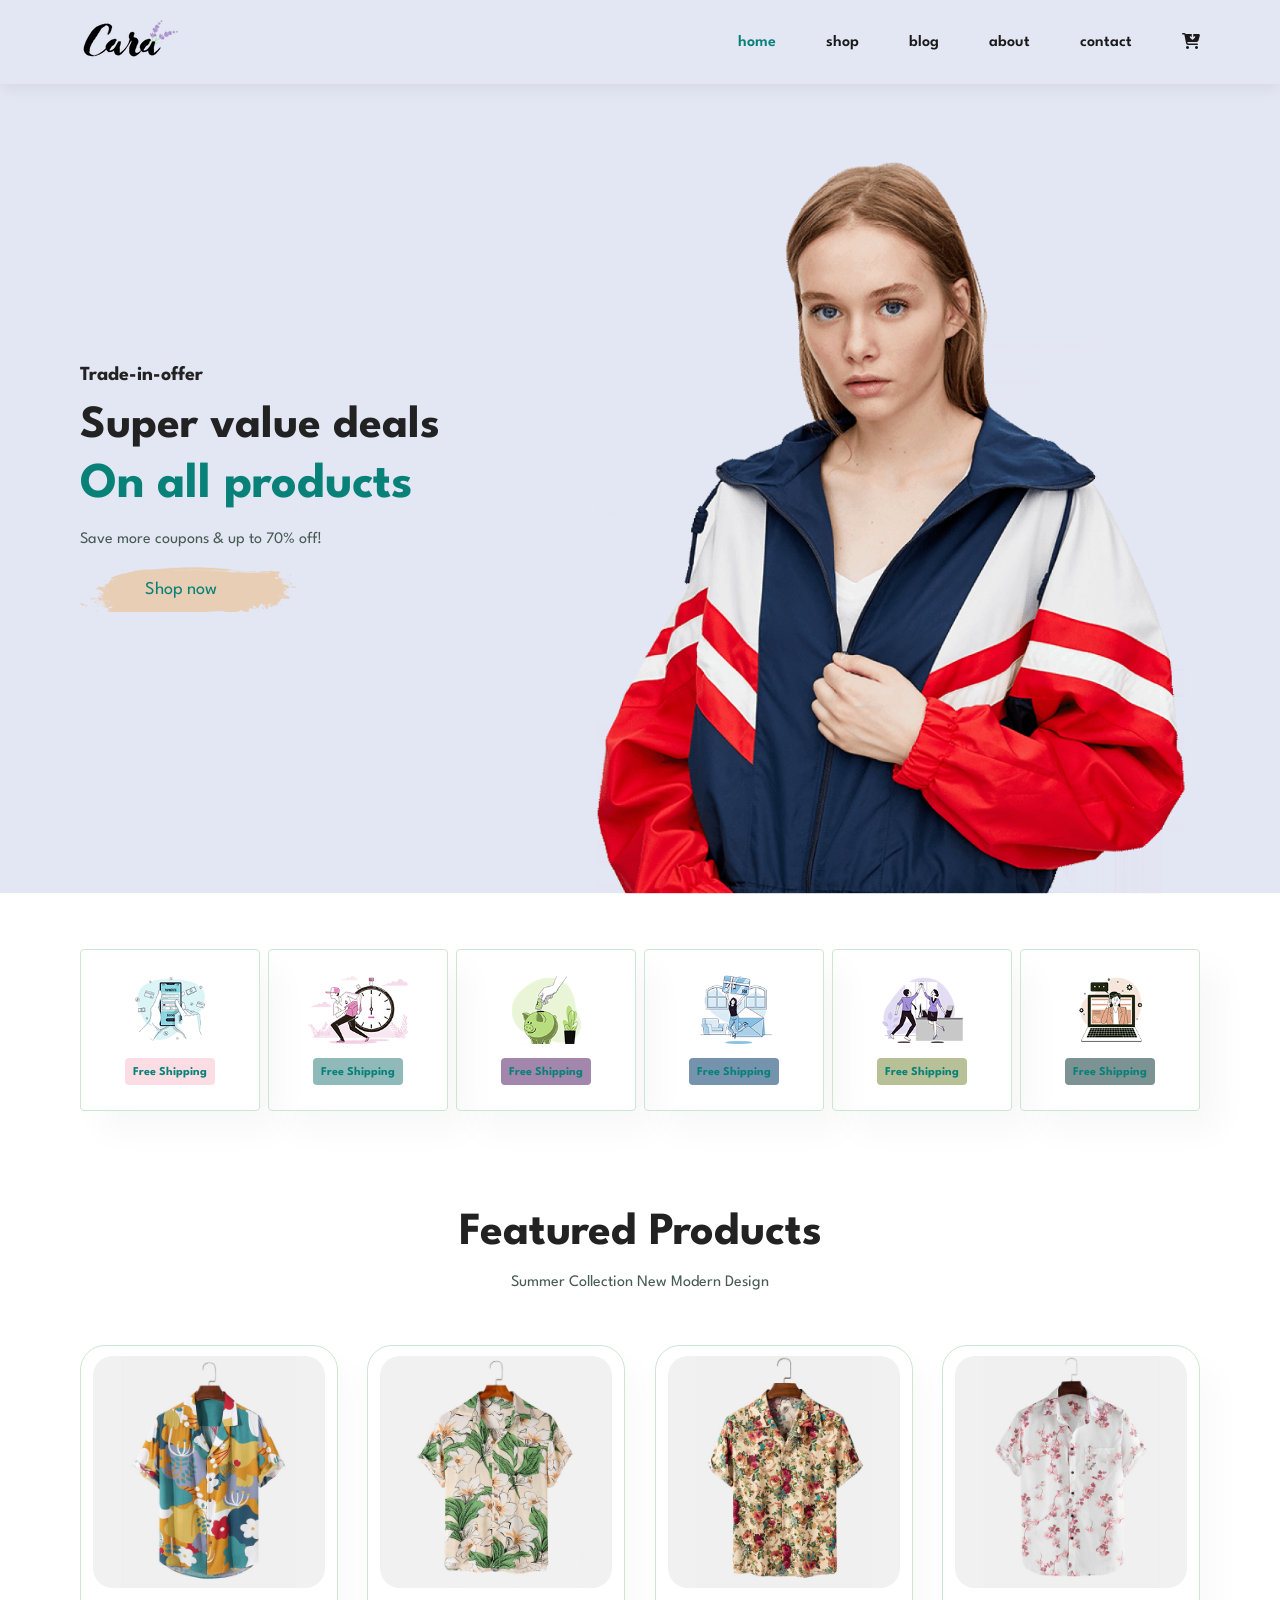
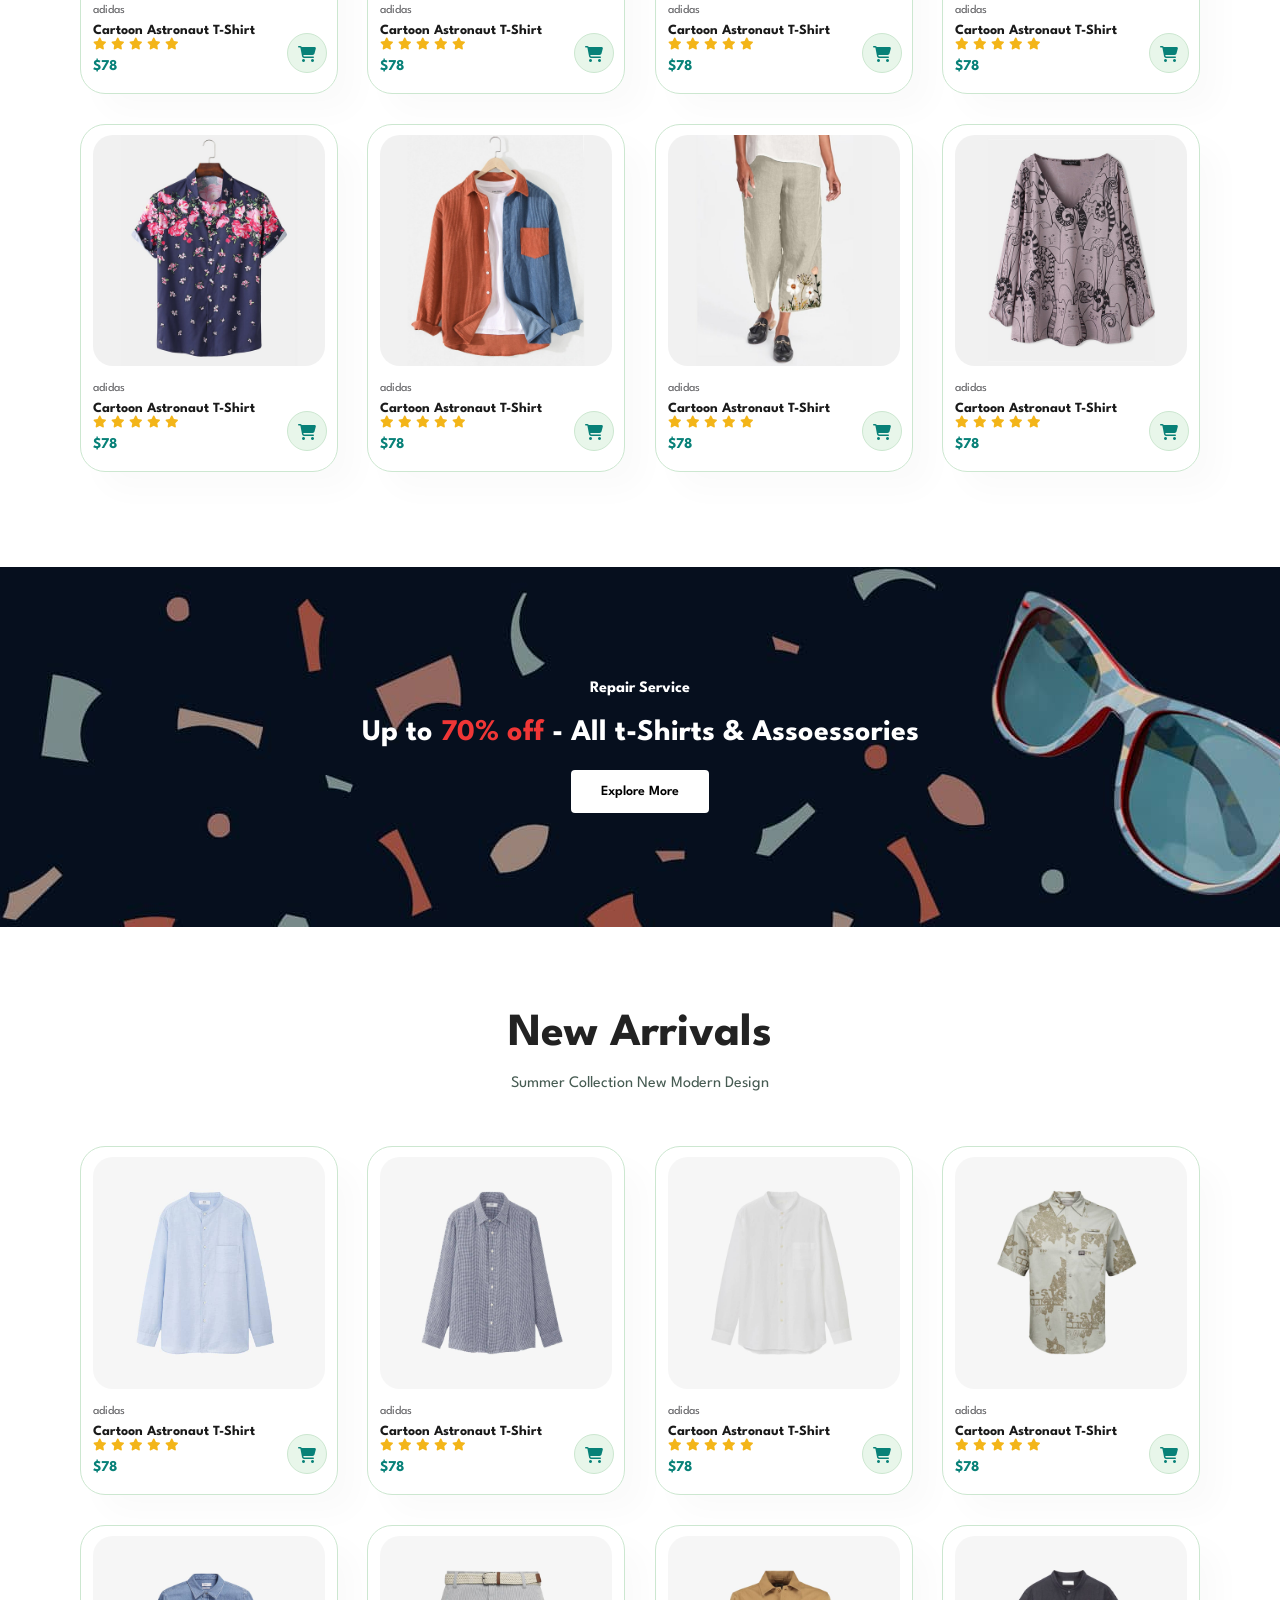
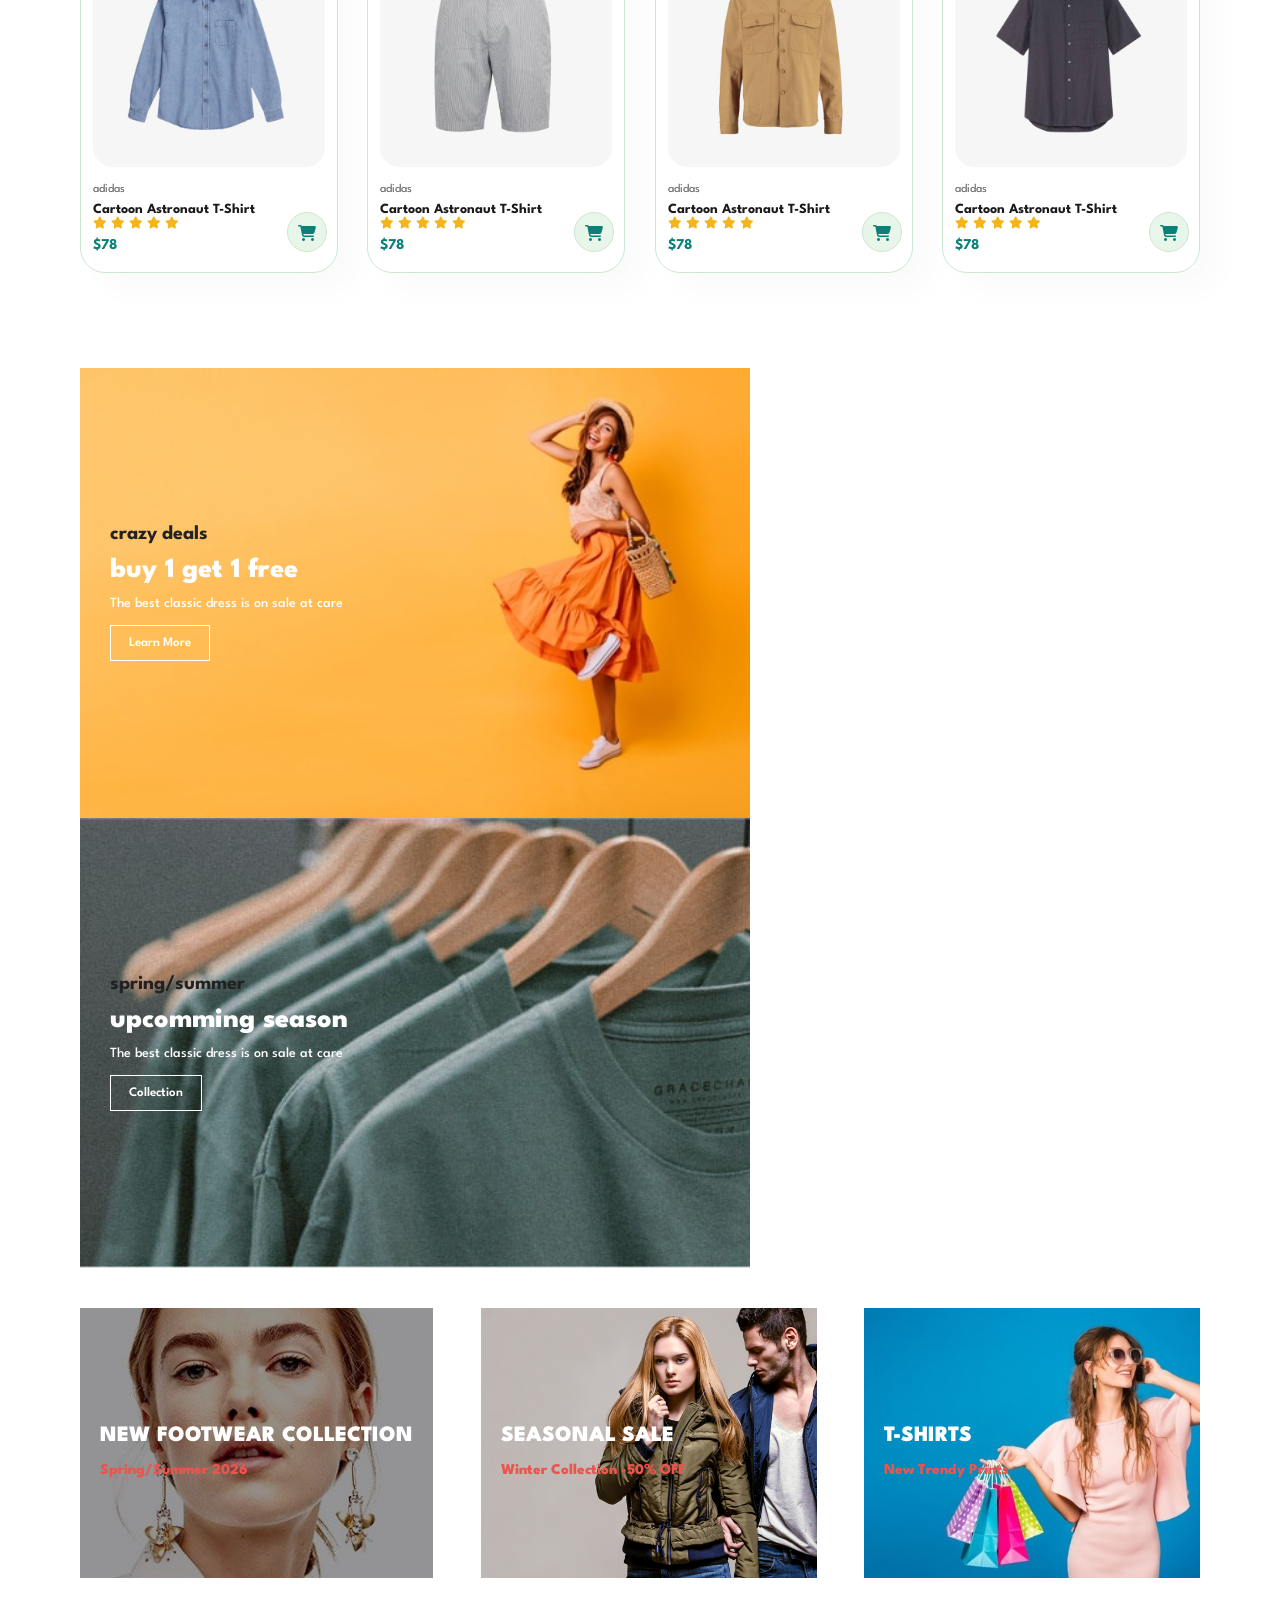
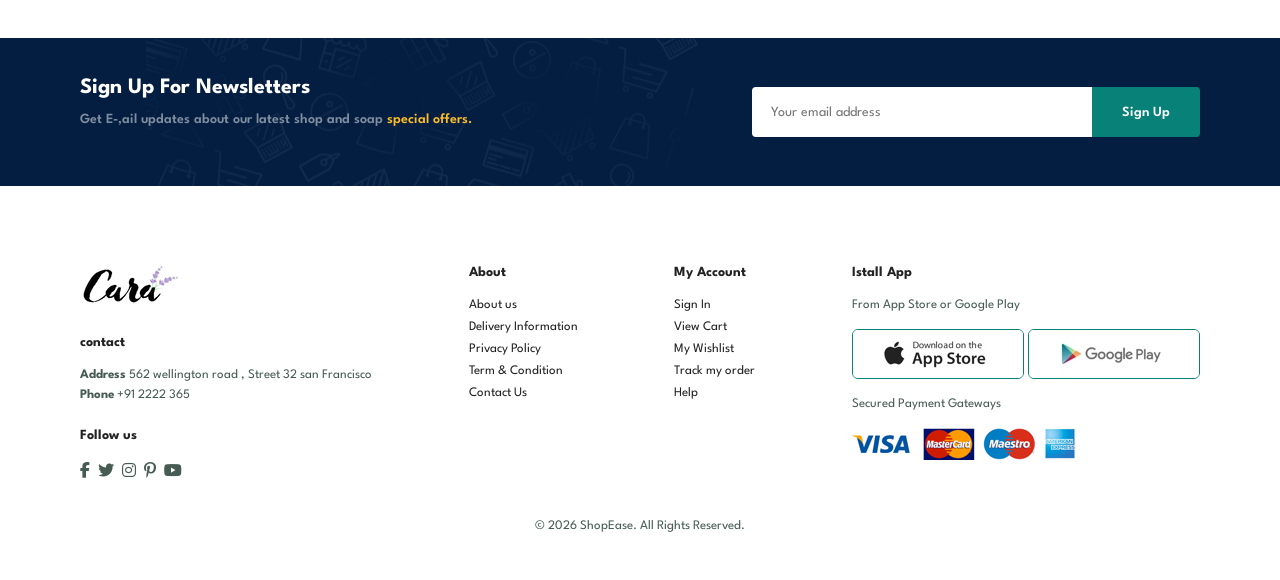
<file: index.html>
<!DOCTYPE html>
<html lang="en">
    <head>
        <meta charset="UTF-8">
        <meta name="viewport" content="width=device-width, initial-scale=1.0">
        <title>clothezone</title>
        <link rel="stylesheet"
            href="https://cdnjs.cloudflare.com/ajax/libs/font-awesome/6.5.1/css/all.min.css">
        <link rel="stylesheet" href="style.css">

    </head>
    <body>

        <section id="header">
            <a href="#"><img src="img/logo.png" class="logo" alt></a>

            <div id="navbar">
                <a href="#" id="close">
                <i class="fa-solid fa-xmark"></i>
            </a>
                <li><a class="active" href="index.html">home</a></li>
                <li><a href="shop.html">shop</a></li>
                <li><a href="blog.html">blog</a></li>
                <li><a href="about.html">about</a></li>
                <li><a href="contact.html">contact</a></li>
                <li><a href="cart.html"><i
                            class="fa-solid fa-cart-arrow-down"></i></a></li>
                     

            </div>

            <div id="mobile">
                <i id="bar" class="fas fa-outdent"></i>
            </div>

        </section>

        <section id="hero">
            <h4>Trade-in-offer</h4>
            <h2>Super value deals</h2>
            <h1>On all products</h1>
            <p>Save more coupons & up to 70% off! </p>
            <button>Shop now</button>
        </section>

        <section id="feature" class="section-p1">
            <div class="fe-box">
                <img src="img/features/f1.png" alt>
                <h6>Free Shipping</h6>
            </div>
            <div class="fe-box">
                <img src="img/features/f2.png" alt>
                <h6>Free Shipping</h6>
            </div>
            <div class="fe-box">
                <img src="img/features/f3.png" alt>
                <h6>Free Shipping</h6>
            </div>
            <div class="fe-box">
                <img src="img/features/f4.png" alt>
                <h6>Free Shipping</h6>
            </div>
            <div class="fe-box">
                <img src="img/features/f5.png" alt>
                <h6>Free Shipping</h6>
            </div>
            <div class="fe-box">
                <img src="img/features/f6.png" alt>
                <h6>Free Shipping</h6>
            </div>

        </section>

        <!-- features-section -->

        <section id="products1" class="section-p1">
            <h2>Featured Products</h2>
            <p>Summer Collection New Modern Design</p>
            <div class="pro-container">
                <div class="pro">
                    <img src="img/products/f1.jpg" alt>
                    <div class="des">
                        <span>adidas</span>
                        <h5>Cartoon Astronaut T-Shirt</h5>
                        <div class="star">
                            <i class="fas fa-star"></i>
                            <i class="fas fa-star"></i>
                            <i class="fas fa-star"></i>
                            <i class="fas fa-star"></i>
                            <i class="fas fa-star"></i>

                        </div>
                        <h4>$78</h4>

                    </div>
                    <a href="#"><i class="fa-solid fa-cart-shopping "></i></a>
                </div>

                <div class="pro">
                    <img src="img/products/f2.jpg" alt>
                    <div class="des">
                        <span>adidas</span>
                        <h5>Cartoon Astronaut T-Shirt</h5>
                        <div class="star">
                            <i class="fas fa-star"></i>
                            <i class="fas fa-star"></i>
                            <i class="fas fa-star"></i>
                            <i class="fas fa-star"></i>
                            <i class="fas fa-star"></i>

                        </div>
                        <h4>$78</h4>

                    </div>
                    <a href="#"><i class="fa-solid fa-cart-shopping "></i></a>
                </div>

                <div class="pro">
                    <img src="img/products/f3.jpg" alt>
                    <div class="des">
                        <span>adidas</span>
                        <h5>Cartoon Astronaut T-Shirt</h5>
                        <div class="star">
                            <i class="fas fa-star"></i>
                            <i class="fas fa-star"></i>
                            <i class="fas fa-star"></i>
                            <i class="fas fa-star"></i>
                            <i class="fas fa-star"></i>

                        </div>
                        <h4>$78</h4>

                    </div>
                    <a href="#"><i class="fa-solid fa-cart-shopping "></i></a>
                </div>

                <div class="pro">
                    <img src="img/products/f4.jpg" alt>
                    <div class="des">
                        <span>adidas</span>
                        <h5>Cartoon Astronaut T-Shirt</h5>
                        <div class="star">
                            <i class="fas fa-star"></i>
                            <i class="fas fa-star"></i>
                            <i class="fas fa-star"></i>
                            <i class="fas fa-star"></i>
                            <i class="fas fa-star"></i>

                        </div>
                        <h4>$78</h4>

                    </div>
                    <a href="#"><i class="fa-solid fa-cart-shopping "></i></a>
                </div>

                <div class="pro">
                    <img src="img/products/f5.jpg" alt>
                    <div class="des">
                        <span>adidas</span>
                        <h5>Cartoon Astronaut T-Shirt</h5>
                        <div class="star">
                            <i class="fas fa-star"></i>
                            <i class="fas fa-star"></i>
                            <i class="fas fa-star"></i>
                            <i class="fas fa-star"></i>
                            <i class="fas fa-star"></i>

                        </div>
                        <h4>$78</h4>

                    </div>
                    <a href="#"><i class="fa-solid fa-cart-shopping "></i></a>
                </div>

                <div class="pro">
                    <img src="img/products/f6.jpg" alt>
                    <div class="des">
                        <span>adidas</span>
                        <h5>Cartoon Astronaut T-Shirt</h5>
                        <div class="star">
                            <i class="fas fa-star"></i>
                            <i class="fas fa-star"></i>
                            <i class="fas fa-star"></i>
                            <i class="fas fa-star"></i>
                            <i class="fas fa-star"></i>

                        </div>
                        <h4>$78</h4>

                    </div>
                    <a href="#"><i class="fa-solid fa-cart-shopping "></i></a>
                </div>

                <div class="pro">
                    <img src="img/products/f7.jpg" alt>
                    <div class="des">
                        <span>adidas</span>
                        <h5>Cartoon Astronaut T-Shirt</h5>
                        <div class="star">
                            <i class="fas fa-star"></i>
                            <i class="fas fa-star"></i>
                            <i class="fas fa-star"></i>
                            <i class="fas fa-star"></i>
                            <i class="fas fa-star"></i>

                        </div>
                        <h4>$78</h4>

                    </div>
                    <a href="#"><i class="fa-solid fa-cart-shopping "></i></a>
                </div>

                <div class="pro">
                    <img src="img/products/f8.jpg" alt>
                    <div class="des">
                        <span>adidas</span>
                        <h5>Cartoon Astronaut T-Shirt</h5>
                        <div class="star">
                            <i class="fas fa-star"></i>
                            <i class="fas fa-star"></i>
                            <i class="fas fa-star"></i>
                            <i class="fas fa-star"></i>
                            <i class="fas fa-star"></i>

                        </div>
                        <h4>$78</h4>

                    </div>
                    <a href="#"><i class="fa-solid fa-cart-shopping "></i></a>
                </div>

            </div>
        </section>

        <section id="banner" class="section-m1">
            <h4>Repair Service</h4>
            <h2>Up to <span>70% off</span> - All t-Shirts & Assoessories</h2>
            <button class="normal">Explore More</button>
        </section>

        <section id="products1" class="section-p1">
            <h2>New Arrivals</h2>
            <p>Summer Collection New Modern Design</p>
            <div class="pro-container">
                <div class="pro">
                    <img src="img/products/n1.jpg" alt>
                    <div class="des">
                        <span>adidas</span>
                        <h5>Cartoon Astronaut T-Shirt</h5>
                        <div class="star">
                            <i class="fas fa-star"></i>
                            <i class="fas fa-star"></i>
                            <i class="fas fa-star"></i>
                            <i class="fas fa-star"></i>
                            <i class="fas fa-star"></i>

                        </div>
                        <h4>$78</h4>

                    </div>
                    <a href="#"><i class="fa-solid fa-cart-shopping "></i></a>
                </div>

                <div class="pro">
                    <img src="img/products/n2.jpg" alt>
                    <div class="des">
                        <span>adidas</span>
                        <h5>Cartoon Astronaut T-Shirt</h5>
                        <div class="star">
                            <i class="fas fa-star"></i>
                            <i class="fas fa-star"></i>
                            <i class="fas fa-star"></i>
                            <i class="fas fa-star"></i>
                            <i class="fas fa-star"></i>

                        </div>
                        <h4>$78</h4>

                    </div>
                    <a href="#"><i class="fa-solid fa-cart-shopping "></i></a>
                </div>

                <div class="pro">
                    <img src="img/products/n3.jpg" alt>
                    <div class="des">
                        <span>adidas</span>
                        <h5>Cartoon Astronaut T-Shirt</h5>
                        <div class="star">
                            <i class="fas fa-star"></i>
                            <i class="fas fa-star"></i>
                            <i class="fas fa-star"></i>
                            <i class="fas fa-star"></i>
                            <i class="fas fa-star"></i>

                        </div>
                        <h4>$78</h4>

                    </div>
                    <a href="#"><i class="fa-solid fa-cart-shopping "></i></a>
                </div>

                <div class="pro">
                    <img src="img/products/n4.jpg" alt>
                    <div class="des">
                        <span>adidas</span>
                        <h5>Cartoon Astronaut T-Shirt</h5>
                        <div class="star">
                            <i class="fas fa-star"></i>
                            <i class="fas fa-star"></i>
                            <i class="fas fa-star"></i>
                            <i class="fas fa-star"></i>
                            <i class="fas fa-star"></i>

                        </div>
                        <h4>$78</h4>

                    </div>
                    <a href="#"><i class="fa-solid fa-cart-shopping "></i></a>
                </div>

                <div class="pro">
                    <img src="img/products/n5.jpg" alt>
                    <div class="des">
                        <span>adidas</span>
                        <h5>Cartoon Astronaut T-Shirt</h5>
                        <div class="star">
                            <i class="fas fa-star"></i>
                            <i class="fas fa-star"></i>
                            <i class="fas fa-star"></i>
                            <i class="fas fa-star"></i>
                            <i class="fas fa-star"></i>

                        </div>
                        <h4>$78</h4>

                    </div>
                    <a href="#"><i class="fa-solid fa-cart-shopping "></i></a>
                </div>

                <div class="pro">
                    <img src="img/products/n6.jpg" alt>
                    <div class="des">
                        <span>adidas</span>
                        <h5>Cartoon Astronaut T-Shirt</h5>
                        <div class="star">
                            <i class="fas fa-star"></i>
                            <i class="fas fa-star"></i>
                            <i class="fas fa-star"></i>
                            <i class="fas fa-star"></i>
                            <i class="fas fa-star"></i>

                        </div>
                        <h4>$78</h4>

                    </div>
                    <a href="#"><i class="fa-solid fa-cart-shopping "></i></a>
                </div>

                <div class="pro">
                    <img src="img/products/n7.jpg" alt>
                    <div class="des">
                        <span>adidas</span>
                        <h5>Cartoon Astronaut T-Shirt</h5>
                        <div class="star">
                            <i class="fas fa-star"></i>
                            <i class="fas fa-star"></i>
                            <i class="fas fa-star"></i>
                            <i class="fas fa-star"></i>
                            <i class="fas fa-star"></i>

                        </div>
                        <h4>$78</h4>

                    </div>
                    <a href="#"><i class="fa-solid fa-cart-shopping "></i></a>
                </div>

                <div class="pro">
                    <img src="img/products/n8.jpg" alt>
                    <div class="des">
                        <span>adidas</span>
                        <h5>Cartoon Astronaut T-Shirt</h5>
                        <div class="star">
                            <i class="fas fa-star"></i>
                            <i class="fas fa-star"></i>
                            <i class="fas fa-star"></i>
                            <i class="fas fa-star"></i>
                            <i class="fas fa-star"></i>

                        </div>
                        <h4>$78</h4>

                    </div>
                    <a href="#"><i class="fa-solid fa-cart-shopping "></i></a>
                </div>

            </div>
        </section>

        <section id="sm-banner" class="section-p1">
            <div class="banner-box">
                <h4>crazy deals</h4>
                <h2>buy 1 get 1 free</h2>
                <span>The best classic dress is on sale at care</span>
                <button class="white">Learn More</button>
            </div>
            <div class="banner-box banner-box2">
                <h4>spring/summer</h4>
                <h2>upcomming season</h2>
                <span>The best classic dress is on sale at care</span>
                <button class="white">Collection</button>
            </div>
        </section>

        <section id="banner3">
            <div class="banner-box">

                <h2>NEW FOOTWEAR COLLECTION</h2>
                <h3>Spring/Summer 2026</h3>

            </div>
            <div class="banner-box banner-box2">

                <h2>SEASONAL SALE</h2>
                <h3>Winter Collection -50% OFF</h3>

            </div>
            <div class="banner-box banner-box3">

                <h2>T-SHIRTS</h2>
                <h3>New Trendy Prints</h3>

            </div>
        </section>

        <section id="newsletter" class="section-p1 section-m1">
            <div class="newstext">
                <h4>Sign Up For Newsletters</h4>
                <p>Get E-,ail updates about our latest shop and soap
                    <span>special offers.</span></p>

            </div>
            <div class="form">
                <input type="text" placeholder="Your email address">
                <button class="normal">Sign Up</button>
            </div>
        </section>
        <footer class="section-p1">
            <div class="col">
                <img class="logo" src="img/logo.png" alt>
                <h4>contact</h4>
                <p><strong>Address</strong> 562 wellington road , Street 32 san
                    Francisco</p>
                <p><strong>Phone</strong> +91 2222 365</p>
                <div class="follow">
                    <h4>Follow us</h4>
                    <div class="icon">
                        <i class="fab fa-facebook-f"></i>
                        <i class="fab fa-twitter"></i>
                        <i class="fab fa-instagram"></i>
                        <i class="fab fa-pinterest-p"></i>
                        <i class="fab fa-youtube"></i>
                    </div>
                </div>
            </div>

            <div class="col">
                <h4>About</h4>
                <a href="#">About us</a>
                <a href="#">Delivery Information</a>
                <a href="#">Privacy Policy</a>
                <a href="#">Term & Condition</a>
                <a href="#">Contact Us</a>
            </div>

            <div class="col">
                <h4>My Account</h4>
                <a href="#"> Sign In</a>
                <a href="#">View Cart</a>
                <a href="#">My Wishlist</a>
                <a href="#">Track my order</a>
                <a href="#">Help</a>
            </div>

            <div class="col install">
                <h4>Istall App</h4>
                <p>From App Store or Google Play</p>
                <div class="row">
                    <img src="img/pay/app.jpg" alt>
                    <img src="img/pay/play.jpg" alt>
                </div>
                <p>Secured Payment Gateways</p>
                <img src="img/pay/pay.png" alt>
            </div>

            <div class="copyright">
                <p>© 2026 ShopEase. All Rights Reserved.</p>
            </div>

        </footer>
        <script src="script.js"></script>
    </body>
</html>
</file>
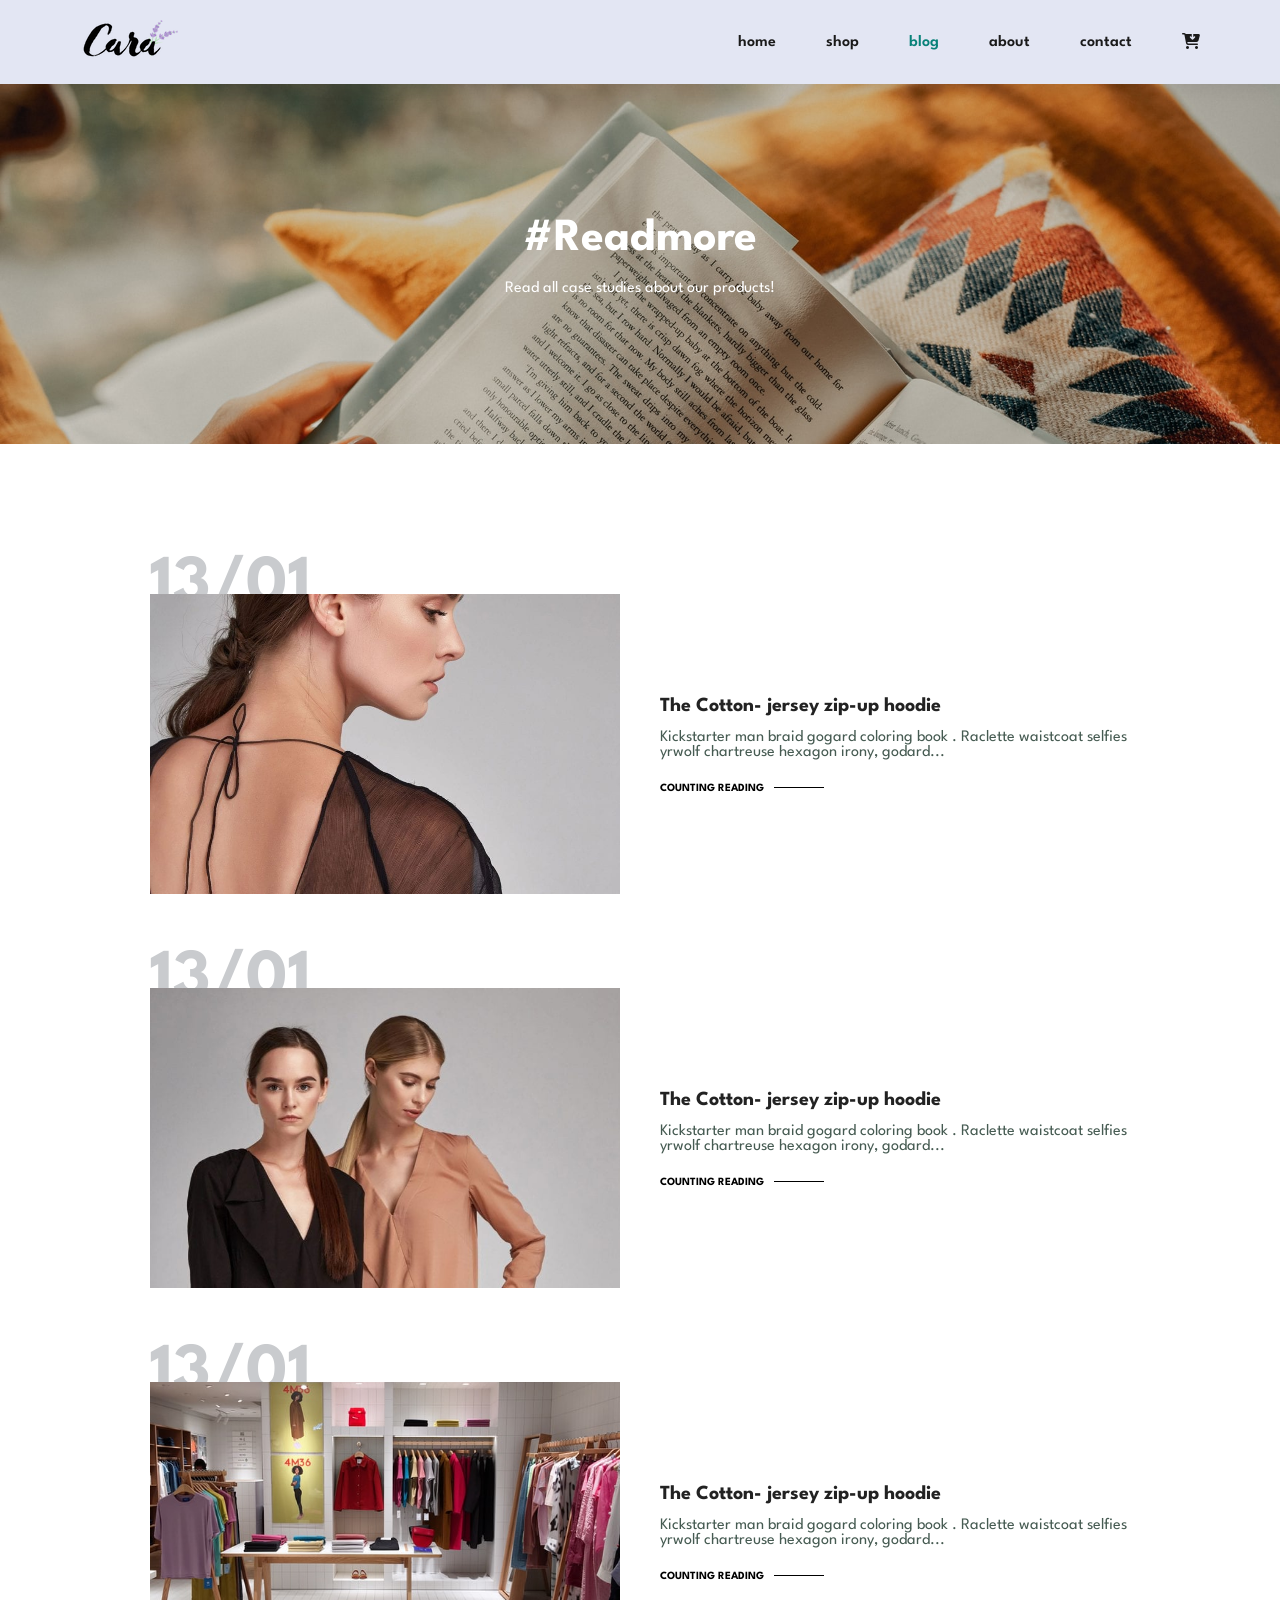
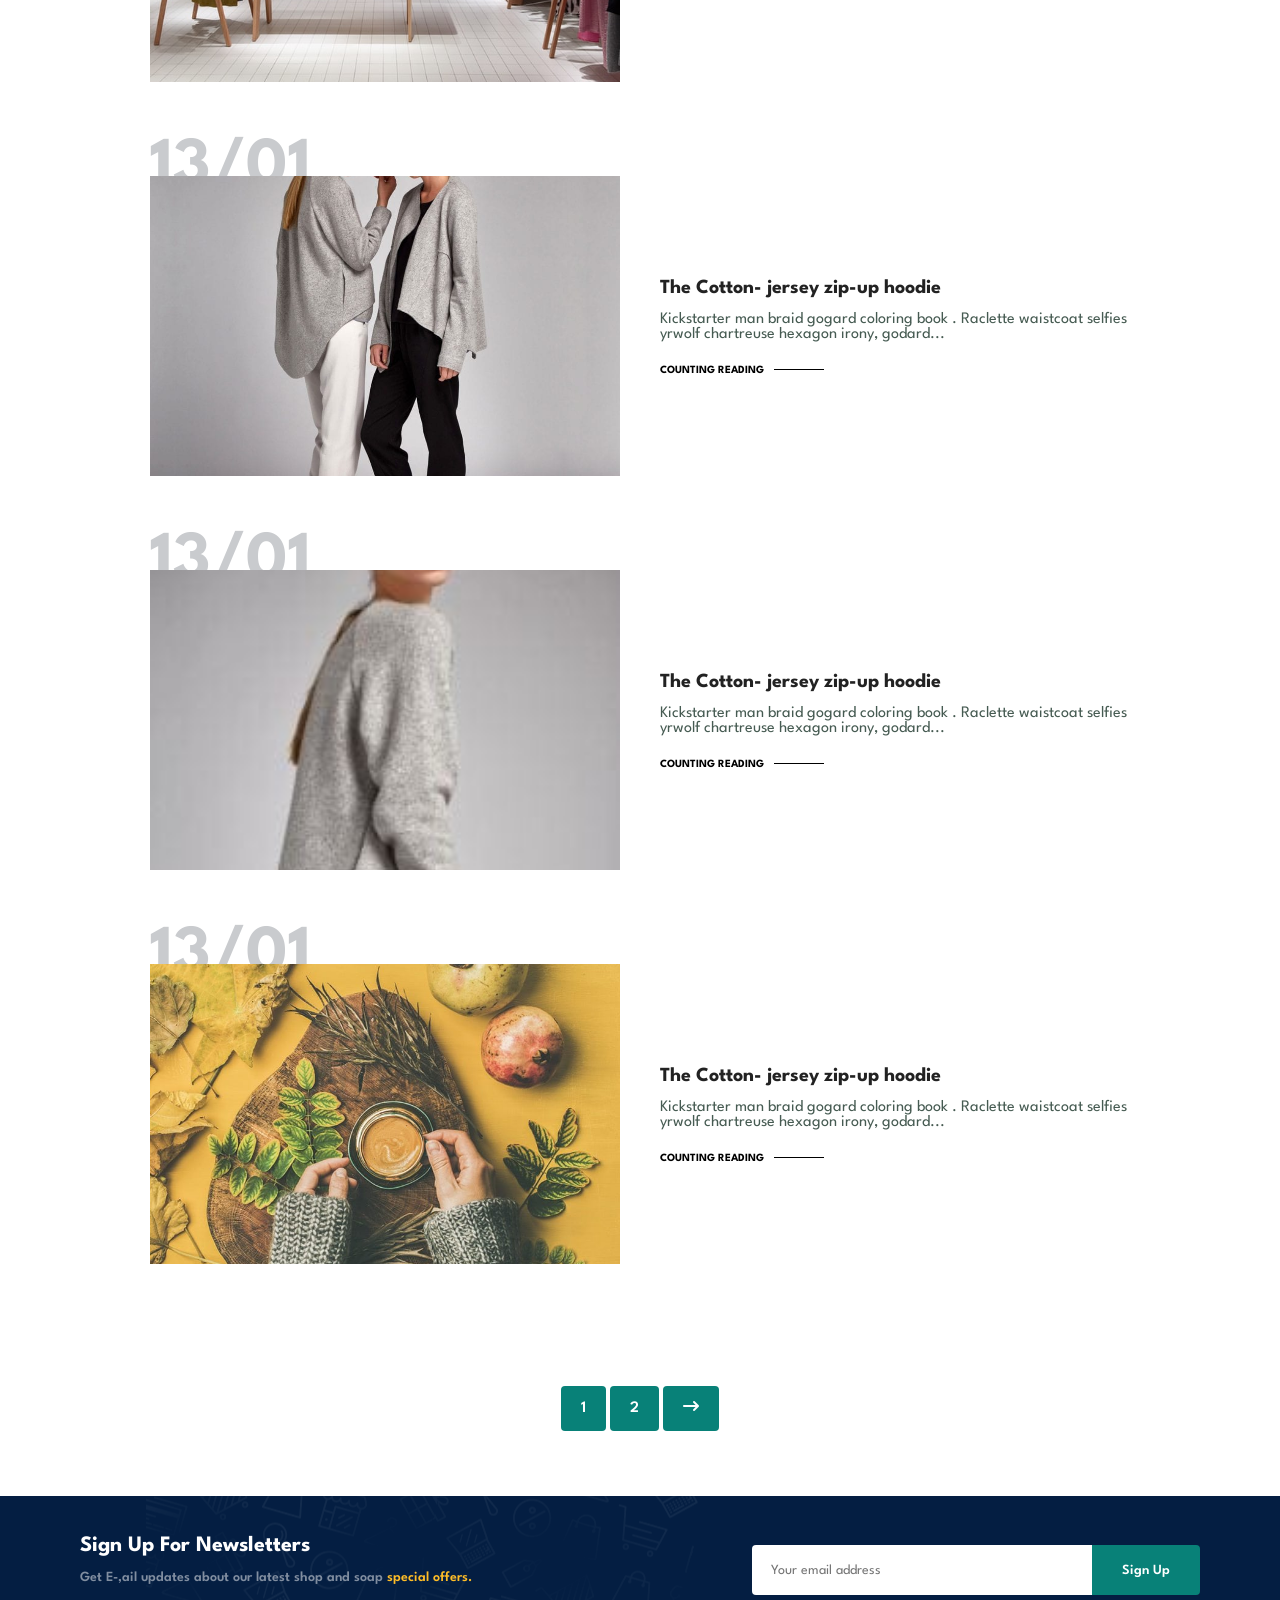
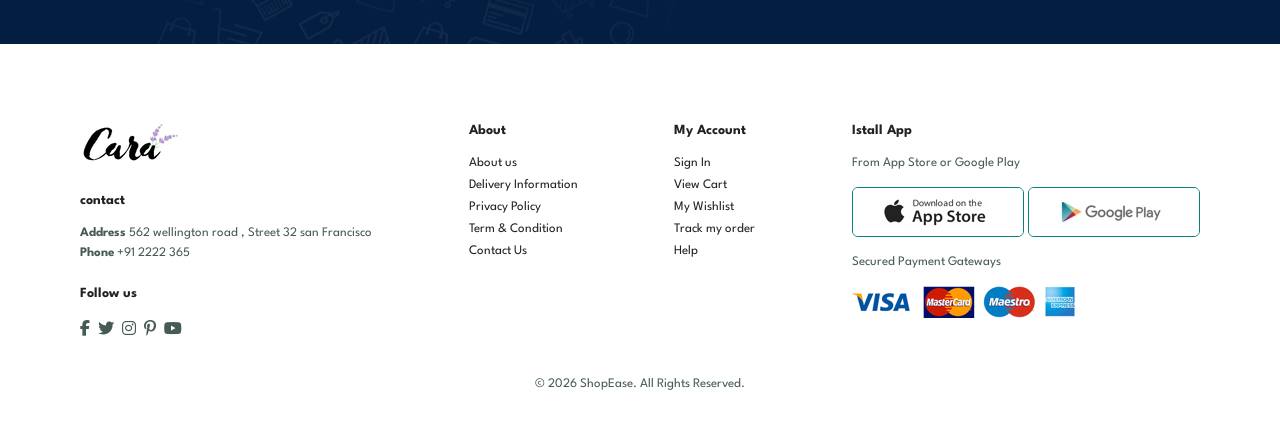
<file: blog.html>
<!DOCTYPE html>
<html lang="en">
    <head>
        <meta charset="UTF-8">
        <meta name="viewport" content="width=device-width, initial-scale=1.0">
        <title>clothezone</title>
        <link rel="stylesheet"
            href="https://cdnjs.cloudflare.com/ajax/libs/font-awesome/6.5.1/css/all.min.css">
        <link rel="stylesheet" href="style.css">

    </head>
    <body>

        <section id="header">
            <a href="#"><img src="img/logo.png" class="logo" alt></a>

            <div id="navbar">
                <a href="#" id="close">
                    <i class="fa-solid fa-xmark"></i>
                </a>
                <li><a href="index.html">home</a></li>
                <li><a href="shop.html">shop</a></li>
                <li><a class="active" href="blog.html">blog</a></li>
                <li><a href="about.html">about</a></li>
                <li><a href="contact.html">contact</a></li>
                <li><a href="cart.html"><i
                            class="fa-solid fa-cart-arrow-down"></i></a></li>

            </div>

            <div id="mobile">
                <i id="bar" class="fas fa-outdent"></i>
            </div>

        </section>

        <section id="page-header" class="blog-header">

            <h2>#Readmore</h2>

            <p>Read all case studies about our products!</p>

        </section>

        <section id="blog">
            <div class="blog-box">
                <div class="blog-img">
                    <img src="img/blog/b1.jpg" alt="">
                </div>
                <div class="blog-details">
                     <h4>The Cotton- jersey zip-up hoodie</h4>
                     <p>Kickstarter man braid gogard coloring book . Raclette waistcoat selfies yrwolf chartreuse hexagon irony, godard...</p>
                     <a href="#">COUNTING READING</a>
                </div>
                <h1>13/01</h1>
            </div>
             <div class="blog-box">
                <div class="blog-img">
                    <img src="img/blog/b2.jpg" alt="">
                </div>
                <div class="blog-details">
                     <h4>The Cotton- jersey zip-up hoodie</h4>
                     <p>Kickstarter man braid gogard coloring book . Raclette waistcoat selfies yrwolf chartreuse hexagon irony, godard...</p>
                     <a href="#">COUNTING READING</a>
                </div>
                <h1>13/01</h1>
            </div>
             <div class="blog-box">
                <div class="blog-img">
                    <img src="img/blog/b3.jpg" alt="">
                </div>
                <div class="blog-details">
                     <h4>The Cotton- jersey zip-up hoodie</h4>
                     <p>Kickstarter man braid gogard coloring book . Raclette waistcoat selfies yrwolf chartreuse hexagon irony, godard...</p>
                     <a href="#">COUNTING READING</a>
                </div>
                <h1>13/01</h1>
            </div>
             <div class="blog-box">
                <div class="blog-img">
                    <img src="img/blog/b4.jpg" alt="">
                </div>
                <div class="blog-details">
                     <h4>The Cotton- jersey zip-up hoodie</h4>
                     <p>Kickstarter man braid gogard coloring book . Raclette waistcoat selfies yrwolf chartreuse hexagon irony, godard...</p>
                     <a href="#">COUNTING READING</a>
                </div>
                <h1>13/01</h1>
            </div>
             <div class="blog-box">
                <div class="blog-img">
                    <img src="img/blog/b5.jpg" alt="">
                </div>
                <div class="blog-details">
                     <h4>The Cotton- jersey zip-up hoodie</h4>
                     <p>Kickstarter man braid gogard coloring book . Raclette waistcoat selfies yrwolf chartreuse hexagon irony, godard...</p>
                     <a href="#">COUNTING READING</a>
                </div>
                <h1>13/01</h1>
            </div>
             <div class="blog-box">
                <div class="blog-img">
                    <img src="img/blog/b6.jpg" alt="">
                </div>
                <div class="blog-details">
                     <h4>The Cotton- jersey zip-up hoodie</h4>
                     <p>Kickstarter man braid gogard coloring book . Raclette waistcoat selfies yrwolf chartreuse hexagon irony, godard...</p>
                     <a href="#">COUNTING READING</a>
                </div>
                <h1>13/01</h1>
            </div>
        </section> 

        <section id="pagination" class="section-p1">
            <a href="#">1</a>
            <a href="#">2</a>
            <a href="#"><i class="fa-solid fa-arrow-right-long"></i></a>
        </section>

        <section id="newsletter" class="section-p1 section-m1">
            <div class="newstext">
                <h4>Sign Up For Newsletters</h4>
                <p>Get E-,ail updates about our latest shop and soap
                    <span>special offers.</span></p>

            </div>
            <div class="form">
                <input type="text" placeholder="Your email address">
                <button class="normal">Sign Up</button>
            </div>
        </section>
        <footer class="section-p1">
            <div class="col">
                <img class="logo" src="img/logo.png" alt>
                <h4>contact</h4>
                <p><strong>Address</strong> 562 wellington road , Street 32 san
                    Francisco</p>
                <p><strong>Phone</strong> +91 2222 365</p>
                <div class="follow">
                    <h4>Follow us</h4>
                    <div class="icon">
                        <i class="fab fa-facebook-f"></i>
                        <i class="fab fa-twitter"></i>
                        <i class="fab fa-instagram"></i>
                        <i class="fab fa-pinterest-p"></i>
                        <i class="fab fa-youtube"></i>
                    </div>
                </div>
            </div>

            <div class="col">
                <h4>About</h4>
                <a href="#">About us</a>
                <a href="#">Delivery Information</a>
                <a href="#">Privacy Policy</a>
                <a href="#">Term & Condition</a>
                <a href="#">Contact Us</a>
            </div>

            <div class="col">
                <h4>My Account</h4>
                <a href="#"> Sign In</a>
                <a href="#">View Cart</a>
                <a href="#">My Wishlist</a>
                <a href="#">Track my order</a>
                <a href="#">Help</a>
            </div>

            <div class="col install">
                <h4>Istall App</h4>
                <p>From App Store or Google Play</p>
                <div class="row">
                    <img src="img/pay/app.jpg" alt>
                    <img src="img/pay/play.jpg" alt>
                </div>
                <p>Secured Payment Gateways</p>
                <img src="img/pay/pay.png" alt>
            </div>

            <div class="copyright">
                <p>© 2026 ShopEase. All Rights Reserved.</p>
            </div>

        </footer>
        <script src="script.js"></script>
    </body>
</html>
</file>
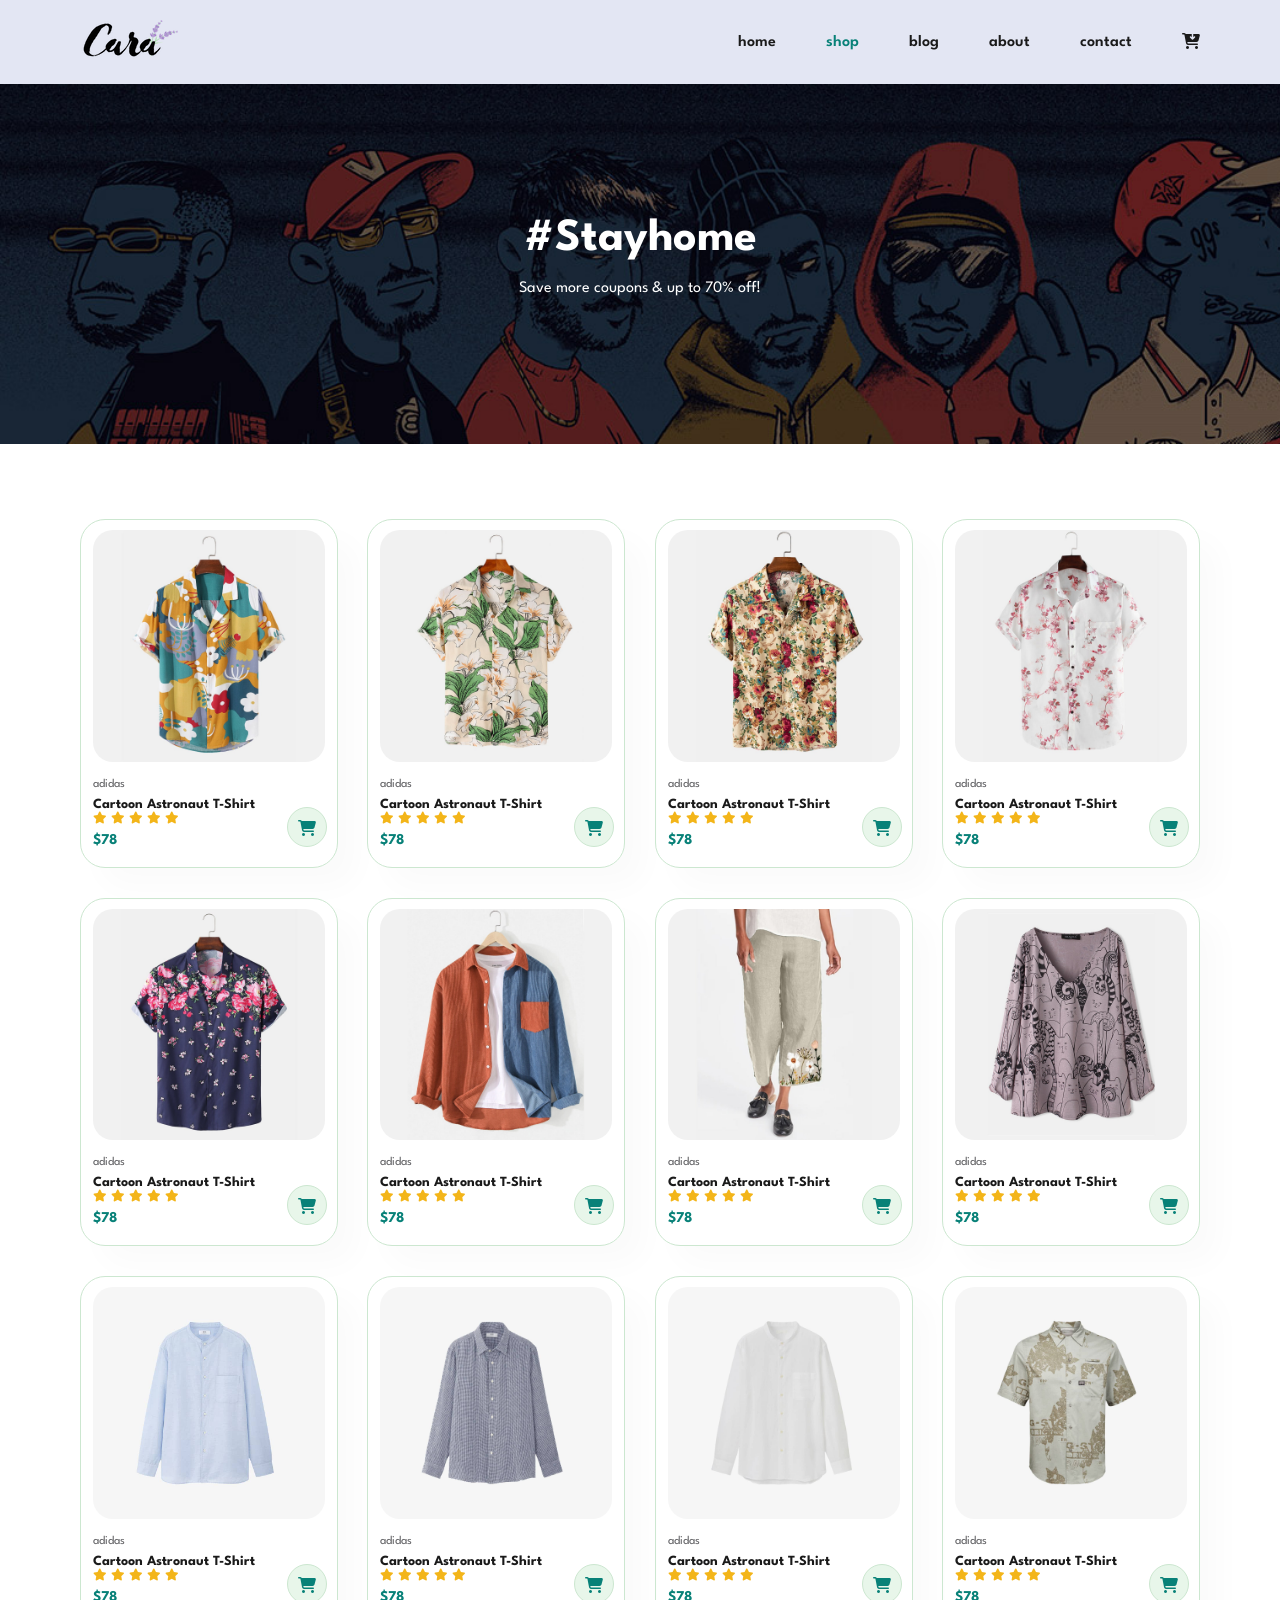
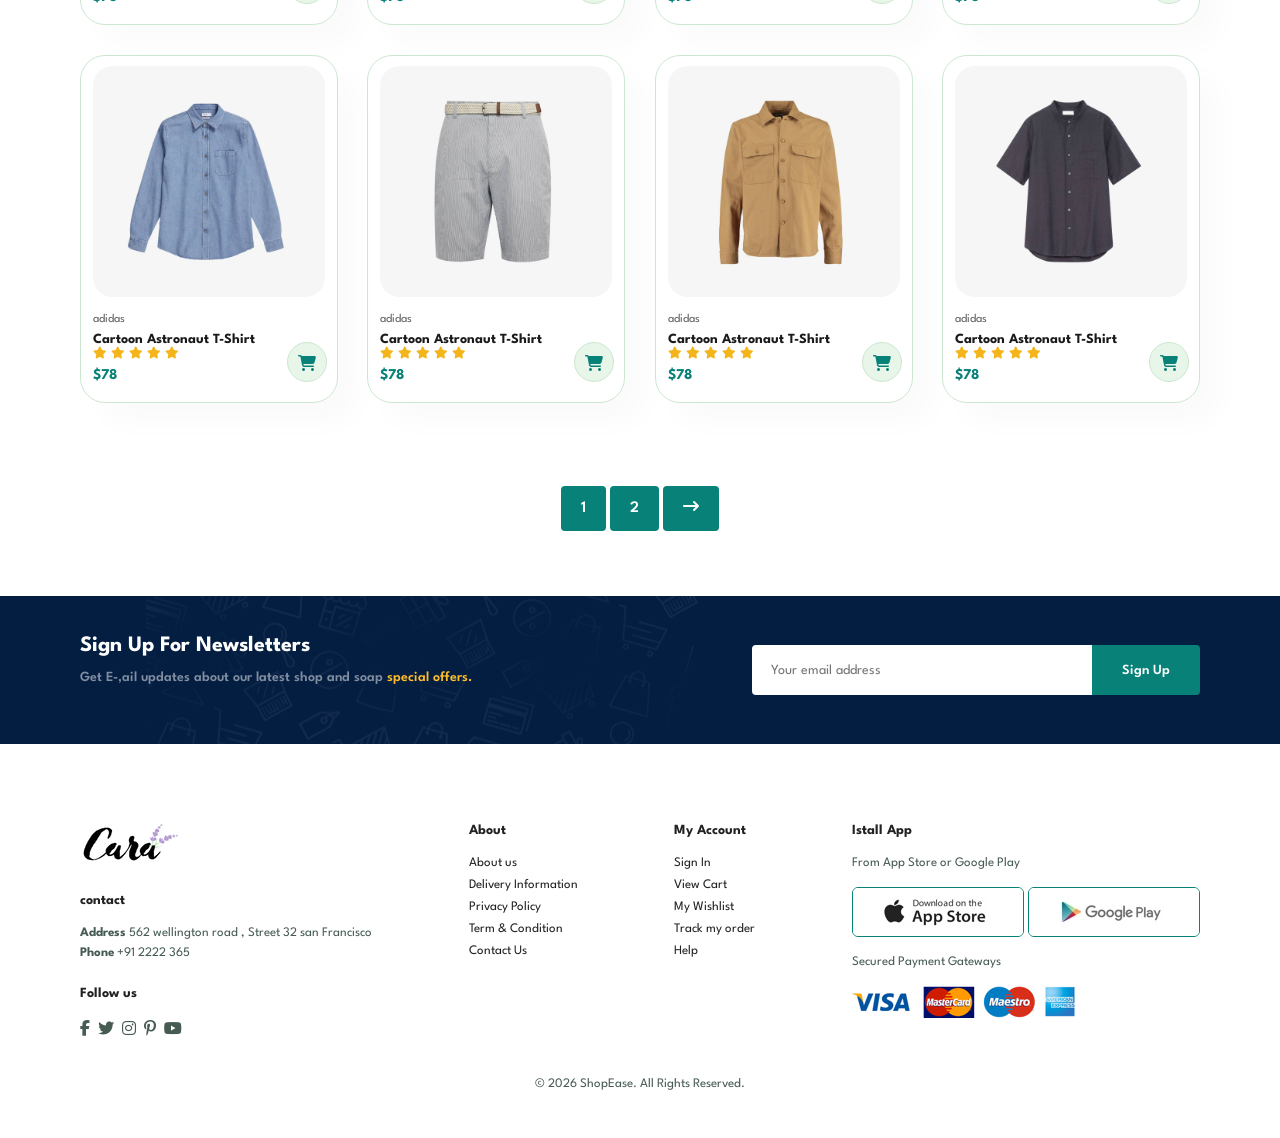
<file: shop.html>
<!DOCTYPE html>
<html lang="en">
    <head>
        <meta charset="UTF-8">
        <meta name="viewport" content="width=device-width, initial-scale=1.0">
        <title>clothezone</title>
        <link rel="stylesheet"
            href="https://cdnjs.cloudflare.com/ajax/libs/font-awesome/6.5.1/css/all.min.css">
        <link rel="stylesheet" href="style.css">

    </head>
    <body>

        <section id="header">
            <a href="#"><img src="img/logo.png" class="logo" alt></a>

            <div id="navbar">
                <a href="#" id="close">
                    <i class="fa-solid fa-xmark"></i>
                </a>
                <li><a  href="index.html">home</a></li>
                <li><a  class="active" href="shop.html">shop</a></li>
                <li><a href="blog.html">blog</a></li>
                <li><a href="about.html">about</a></li>
                <li><a href="contact.html">contact</a></li>
                <li><a href="cart.html"><i
                            class="fa-solid fa-cart-arrow-down"></i></a></li>

            </div>

            <div id="mobile">
                <i id="bar" class="fas fa-outdent"></i>
            </div>

        </section>

        <section id="page-header">

            <h2>#Stayhome</h2>

            <p>Save more coupons & up to 70% off! </p>

        </section>

        <section id="products1" class="section-p1">

            <div class="pro-container">
                <div class="pro" onclick="window.location.href='sproduct.html';">
                    <img src="img/products/f1.jpg" alt>
                    <div class="des">
                        <span>adidas</span>
                        <h5>Cartoon Astronaut T-Shirt</h5>
                        <div class="star">
                            <i class="fas fa-star"></i>
                            <i class="fas fa-star"></i>
                            <i class="fas fa-star"></i>
                            <i class="fas fa-star"></i>
                            <i class="fas fa-star"></i>

                        </div>
                        <h4>$78</h4>

                    </div>
                    <a href="#"><i class="fa-solid fa-cart-shopping "></i></a>
                </div>

                <div class="pro">
                    <img src="img/products/f2.jpg" alt>
                    <div class="des">
                        <span>adidas</span>
                        <h5>Cartoon Astronaut T-Shirt</h5>
                        <div class="star">
                            <i class="fas fa-star"></i>
                            <i class="fas fa-star"></i>
                            <i class="fas fa-star"></i>
                            <i class="fas fa-star"></i>
                            <i class="fas fa-star"></i>

                        </div>
                        <h4>$78</h4>

                    </div>
                    <a href="#"><i class="fa-solid fa-cart-shopping "></i></a>
                </div>

                <div class="pro">
                    <img src="img/products/f3.jpg" alt>
                    <div class="des">
                        <span>adidas</span>
                        <h5>Cartoon Astronaut T-Shirt</h5>
                        <div class="star">
                            <i class="fas fa-star"></i>
                            <i class="fas fa-star"></i>
                            <i class="fas fa-star"></i>
                            <i class="fas fa-star"></i>
                            <i class="fas fa-star"></i>

                        </div>
                        <h4>$78</h4>

                    </div>
                    <a href="#"><i class="fa-solid fa-cart-shopping "></i></a>
                </div>

                <div class="pro">
                    <img src="img/products/f4.jpg" alt>
                    <div class="des">
                        <span>adidas</span>
                        <h5>Cartoon Astronaut T-Shirt</h5>
                        <div class="star">
                            <i class="fas fa-star"></i>
                            <i class="fas fa-star"></i>
                            <i class="fas fa-star"></i>
                            <i class="fas fa-star"></i>
                            <i class="fas fa-star"></i>

                        </div>
                        <h4>$78</h4>

                    </div>
                    <a href="#"><i class="fa-solid fa-cart-shopping "></i></a>
                </div>

                <div class="pro">
                    <img src="img/products/f5.jpg" alt>
                    <div class="des">
                        <span>adidas</span>
                        <h5>Cartoon Astronaut T-Shirt</h5>
                        <div class="star">
                            <i class="fas fa-star"></i>
                            <i class="fas fa-star"></i>
                            <i class="fas fa-star"></i>
                            <i class="fas fa-star"></i>
                            <i class="fas fa-star"></i>

                        </div>
                        <h4>$78</h4>

                    </div>
                    <a href="#"><i class="fa-solid fa-cart-shopping "></i></a>
                </div>

                <div class="pro">
                    <img src="img/products/f6.jpg" alt>
                    <div class="des">
                        <span>adidas</span>
                        <h5>Cartoon Astronaut T-Shirt</h5>
                        <div class="star">
                            <i class="fas fa-star"></i>
                            <i class="fas fa-star"></i>
                            <i class="fas fa-star"></i>
                            <i class="fas fa-star"></i>
                            <i class="fas fa-star"></i>

                        </div>
                        <h4>$78</h4>

                    </div>
                    <a href="#"><i class="fa-solid fa-cart-shopping "></i></a>
                </div>

                <div class="pro">
                    <img src="img/products/f7.jpg" alt>
                    <div class="des">
                        <span>adidas</span>
                        <h5>Cartoon Astronaut T-Shirt</h5>
                        <div class="star">
                            <i class="fas fa-star"></i>
                            <i class="fas fa-star"></i>
                            <i class="fas fa-star"></i>
                            <i class="fas fa-star"></i>
                            <i class="fas fa-star"></i>

                        </div>
                        <h4>$78</h4>

                    </div>
                    <a href="#"><i class="fa-solid fa-cart-shopping "></i></a>
                </div>

                <div class="pro">
                    <img src="img/products/f8.jpg" alt>
                    <div class="des">
                        <span>adidas</span>
                        <h5>Cartoon Astronaut T-Shirt</h5>
                        <div class="star">
                            <i class="fas fa-star"></i>
                            <i class="fas fa-star"></i>
                            <i class="fas fa-star"></i>
                            <i class="fas fa-star"></i>
                            <i class="fas fa-star"></i>

                        </div>
                        <h4>$78</h4>

                    </div>
                    <a href="#"><i class="fa-solid fa-cart-shopping "></i></a>
                </div>

                <div class="pro">
                    <img src="img/products/n1.jpg" alt>
                    <div class="des">
                        <span>adidas</span>
                        <h5>Cartoon Astronaut T-Shirt</h5>
                        <div class="star">
                            <i class="fas fa-star"></i>
                            <i class="fas fa-star"></i>
                            <i class="fas fa-star"></i>
                            <i class="fas fa-star"></i>
                            <i class="fas fa-star"></i>

                        </div>
                        <h4>$78</h4>

                    </div>
                    <a href="#"><i class="fa-solid fa-cart-shopping "></i></a>
                </div>

                <div class="pro">
                    <img src="img/products/n2.jpg" alt>
                    <div class="des">
                        <span>adidas</span>
                        <h5>Cartoon Astronaut T-Shirt</h5>
                        <div class="star">
                            <i class="fas fa-star"></i>
                            <i class="fas fa-star"></i>
                            <i class="fas fa-star"></i>
                            <i class="fas fa-star"></i>
                            <i class="fas fa-star"></i>

                        </div>
                        <h4>$78</h4>

                    </div>
                    <a href="#"><i class="fa-solid fa-cart-shopping "></i></a>
                </div>

                <div class="pro">
                    <img src="img/products/n3.jpg" alt>
                    <div class="des">
                        <span>adidas</span>
                        <h5>Cartoon Astronaut T-Shirt</h5>
                        <div class="star">
                            <i class="fas fa-star"></i>
                            <i class="fas fa-star"></i>
                            <i class="fas fa-star"></i>
                            <i class="fas fa-star"></i>
                            <i class="fas fa-star"></i>

                        </div>
                        <h4>$78</h4>

                    </div>
                    <a href="#"><i class="fa-solid fa-cart-shopping "></i></a>
                </div>

                <div class="pro">
                    <img src="img/products/n4.jpg" alt>
                    <div class="des">
                        <span>adidas</span>
                        <h5>Cartoon Astronaut T-Shirt</h5>
                        <div class="star">
                            <i class="fas fa-star"></i>
                            <i class="fas fa-star"></i>
                            <i class="fas fa-star"></i>
                            <i class="fas fa-star"></i>
                            <i class="fas fa-star"></i>

                        </div>
                        <h4>$78</h4>

                    </div>
                    <a href="#"><i class="fa-solid fa-cart-shopping "></i></a>
                </div>

                <div class="pro">
                    <img src="img/products/n5.jpg" alt>
                    <div class="des">
                        <span>adidas</span>
                        <h5>Cartoon Astronaut T-Shirt</h5>
                        <div class="star">
                            <i class="fas fa-star"></i>
                            <i class="fas fa-star"></i>
                            <i class="fas fa-star"></i>
                            <i class="fas fa-star"></i>
                            <i class="fas fa-star"></i>

                        </div>
                        <h4>$78</h4>

                    </div>
                    <a href="#"><i class="fa-solid fa-cart-shopping "></i></a>
                </div>

                <div class="pro">
                    <img src="img/products/n6.jpg" alt>
                    <div class="des">
                        <span>adidas</span>
                        <h5>Cartoon Astronaut T-Shirt</h5>
                        <div class="star">
                            <i class="fas fa-star"></i>
                            <i class="fas fa-star"></i>
                            <i class="fas fa-star"></i>
                            <i class="fas fa-star"></i>
                            <i class="fas fa-star"></i>

                        </div>
                        <h4>$78</h4>

                    </div>
                    <a href="#"><i class="fa-solid fa-cart-shopping "></i></a>
                </div>

                <div class="pro">
                    <img src="img/products/n7.jpg" alt>
                    <div class="des">
                        <span>adidas</span>
                        <h5>Cartoon Astronaut T-Shirt</h5>
                        <div class="star">
                            <i class="fas fa-star"></i>
                            <i class="fas fa-star"></i>
                            <i class="fas fa-star"></i>
                            <i class="fas fa-star"></i>
                            <i class="fas fa-star"></i>

                        </div>
                        <h4>$78</h4>

                    </div>
                    <a href="#"><i class="fa-solid fa-cart-shopping "></i></a>
                </div>

                <div class="pro">
                    <img src="img/products/n8.jpg" alt>
                    <div class="des">
                        <span>adidas</span>
                        <h5>Cartoon Astronaut T-Shirt</h5>
                        <div class="star">
                            <i class="fas fa-star"></i>
                            <i class="fas fa-star"></i>
                            <i class="fas fa-star"></i>
                            <i class="fas fa-star"></i>
                            <i class="fas fa-star"></i>

                        </div>
                        <h4>$78</h4>

                    </div>
                    <a href="#"><i class="fa-solid fa-cart-shopping "></i></a>
                </div>

            </div>
        </section>

        <section id="pagination" class="section-p1">
            <a href="#">1</a>
            <a href="#">2</a>
            <a href="#"><i class="fa-solid fa-arrow-right-long"></i></a>
        </section>

        <section id="newsletter" class="section-p1 section-m1">
            <div class="newstext">
                <h4>Sign Up For Newsletters</h4>
                <p>Get E-,ail updates about our latest shop and soap
                    <span>special offers.</span></p>

            </div>
            <div class="form">
                <input type="text" placeholder="Your email address">
                <button class="normal">Sign Up</button>
            </div>
        </section>
        <footer class="section-p1">
            <div class="col">
                <img class="logo" src="img/logo.png" alt>
                <h4>contact</h4>
                <p><strong>Address</strong> 562 wellington road , Street 32 san
                    Francisco</p>
                <p><strong>Phone</strong> +91 2222 365</p>
                <div class="follow">
                    <h4>Follow us</h4>
                    <div class="icon">
                        <i class="fab fa-facebook-f"></i>
                        <i class="fab fa-twitter"></i>
                        <i class="fab fa-instagram"></i>
                        <i class="fab fa-pinterest-p"></i>
                        <i class="fab fa-youtube"></i>
                    </div>
                </div>
            </div>

            <div class="col">
                <h4>About</h4>
                <a href="#">About us</a>
                <a href="#">Delivery Information</a>
                <a href="#">Privacy Policy</a>
                <a href="#">Term & Condition</a>
                <a href="#">Contact Us</a>
            </div>

            <div class="col">
                <h4>My Account</h4>
                <a href="#"> Sign In</a>
                <a href="#">View Cart</a>
                <a href="#">My Wishlist</a>
                <a href="#">Track my order</a>
                <a href="#">Help</a>
            </div>

            <div class="col install">
                <h4>Istall App</h4>
                <p>From App Store or Google Play</p>
                <div class="row">
                    <img src="img/pay/app.jpg" alt>
                    <img src="img/pay/play.jpg" alt>
                </div>
                <p>Secured Payment Gateways</p>
                <img src="img/pay/pay.png" alt>
            </div>

            <div class="copyright">
                <p>© 2026 ShopEase. All Rights Reserved.</p>
            </div>

        </footer>
        <script src="script.js"></script>
    </body>
</html>
</file>
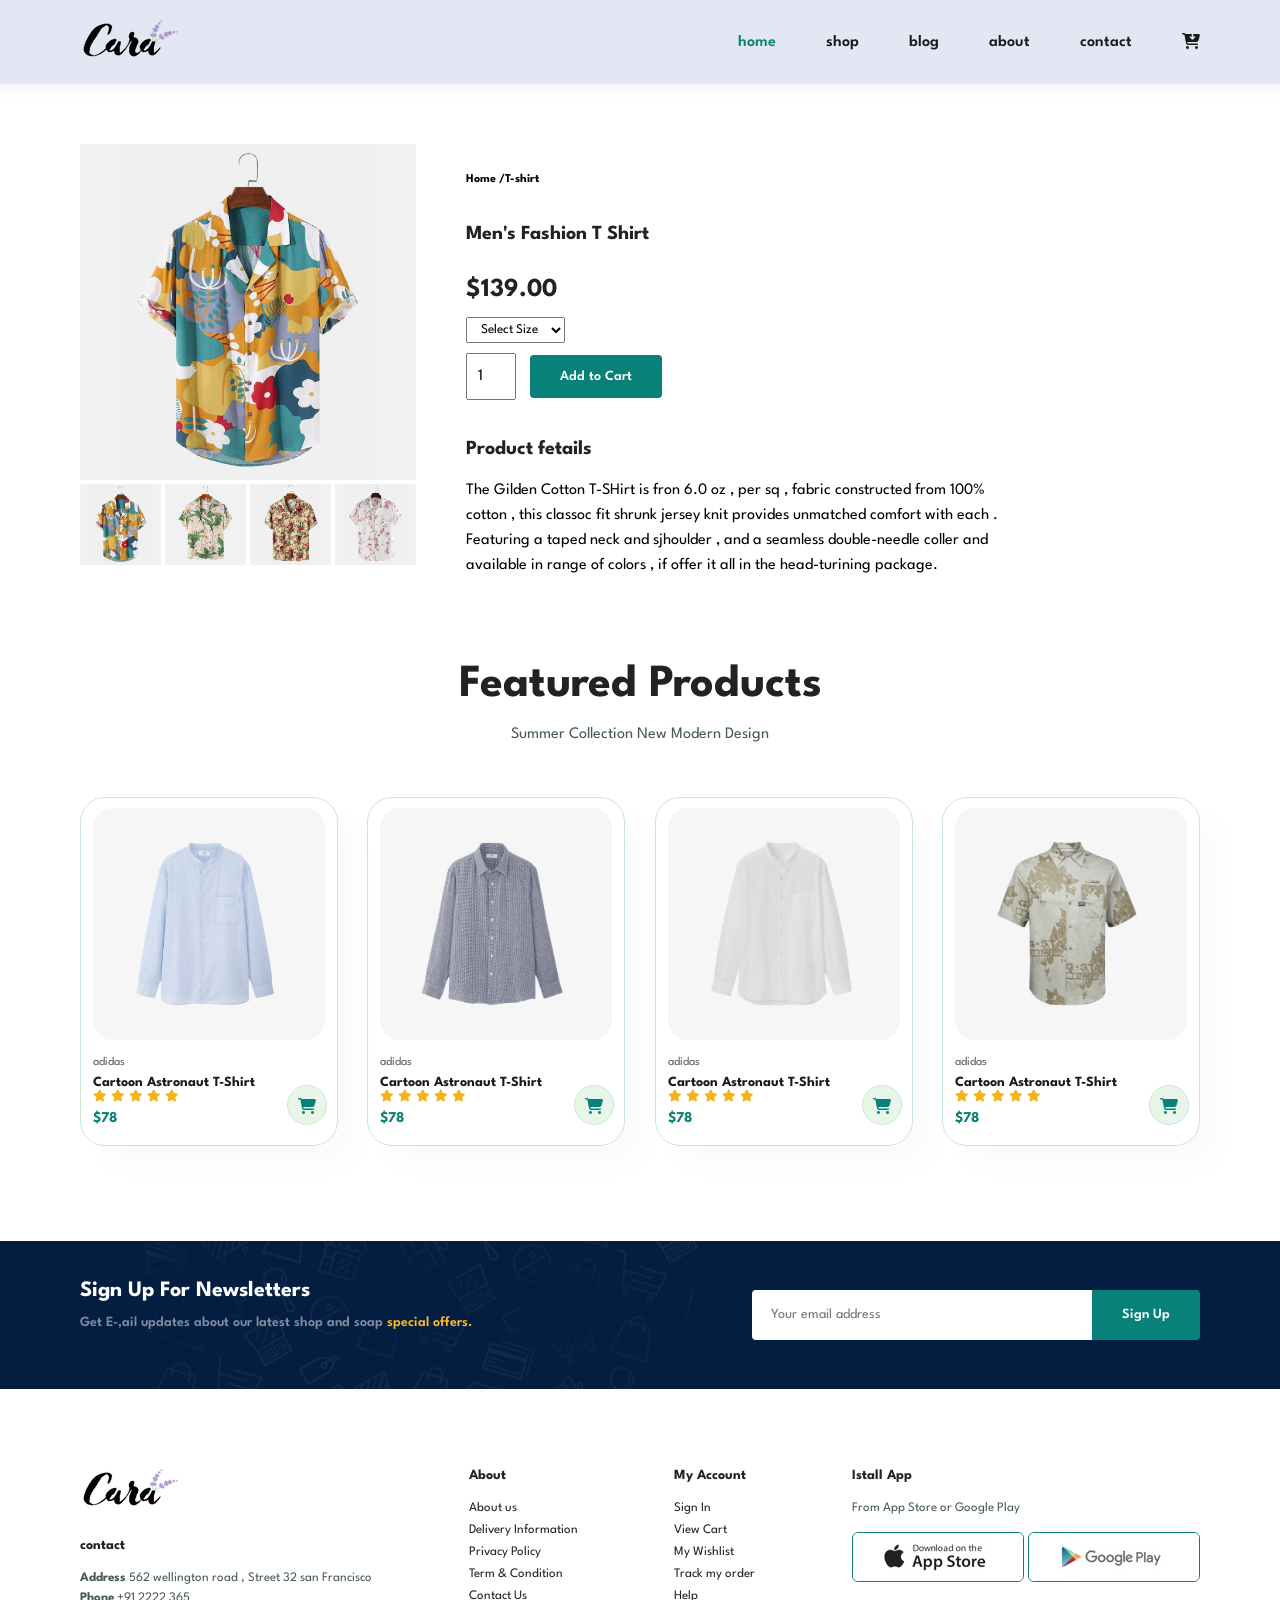
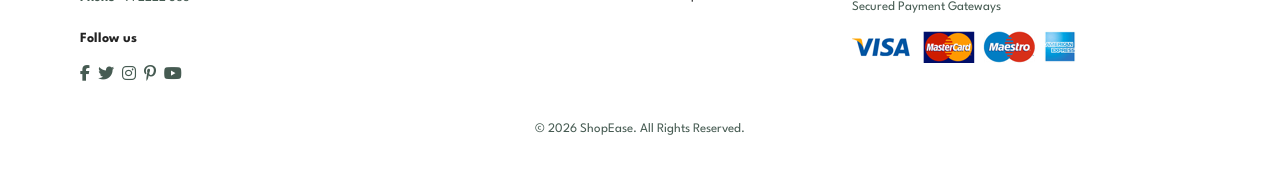
<file: sproduct.html>
<!DOCTYPE html>
<html lang="en">
    <head>
        <meta charset="UTF-8">
        <meta name="viewport" content="width=device-width, initial-scale=1.0">
        <title>clothezone</title>
        <link rel="stylesheet"
            href="https://cdnjs.cloudflare.com/ajax/libs/font-awesome/6.5.1/css/all.min.css">
        <link rel="stylesheet" href="style.css">

    </head>
    <body>

        <section id="header">
            <a href="#"><img src="img/logo.png" class="logo" alt></a>

            <div id="navbar">
                <a href="#" id="close">
                    <i class="fa-solid fa-xmark"></i>
                </a>
                <li><a class="active" href="index.html">home</a></li>
                <li><a href="shop.html">shop</a></li>
                <li><a href="blog.html">blog</a></li>
                <li><a href="about.html">about</a></li>
                <li><a href="contact.html">contact</a></li>
                <li><a href="cart.html"><i
                            class="fa-solid fa-cart-arrow-down"></i></a></li>

            </div>

            <div id="mobile">
                <i id="bar" class="fas fa-outdent"></i>
            </div>

        </section>

        <section id="prodetails" class="section-p1">
            <div class="single-pro-image">
                <img src="img/products/f1.jpg" width="100%" id="MainImg" alt>

                <div class="small-img-group">
                    <div class="small-img-col">
                        <img src="img/products/f1.jpg" width="100%"
                            class="small-img" alt>
                    </div>

                    <div class="small-img-col">
                        <img src="img/products/f2.jpg" width="100%"
                            class="small-img" alt>
                    </div>

                    <div class="small-img-col">
                        <img src="img/products/f3.jpg" width="100%"
                            class="small-img" alt>
                    </div>

                    <div class="small-img-col">
                        <img src="img/products/f4.jpg" width="100%"
                            class="small-img" alt>
                    </div>

                </div>
            </div>

            <div class="single-pro-details">
                <h6>Home /T-shirt</h6>
                <h4>Men's Fashion T Shirt</h4>
                <h2>$139.00</h2>
                <select>
                    <option>Select Size</option>
                    <option>XL</option>
                    <option>XXL</option>
                    <option>Small</option>
                    <option>Large</option>
                </select>
                <input type="number" value="1">
                <button class="normal">Add to Cart</button>
                <h4>Product fetails</h4>
                <span> The Gilden Cotton T-SHirt is fron 6.0 oz , per sq ,
                    fabric constructed from 100% cotton , this classoc fit
                    shrunk jersey knit provides unmatched comfort with each .
                    Featuring a taped neck and sjhoulder , and a seamless
                    double-needle coller and available in range of colors , if
                    offer it all in the head-turining package. </span>
            </div>
        </section>

        <section id="products1" class="section-p1">
            <h2>Featured Products</h2>
            <p>Summer Collection New Modern Design</p>
            <div class="pro-container">
                <div class="pro">
                    <img src="img/products/n1.jpg" alt>
                    <div class="des">
                        <span>adidas</span>
                        <h5>Cartoon Astronaut T-Shirt</h5>
                        <div class="star">
                            <i class="fas fa-star"></i>
                            <i class="fas fa-star"></i>
                            <i class="fas fa-star"></i>
                            <i class="fas fa-star"></i>
                            <i class="fas fa-star"></i>

                        </div>
                        <h4>$78</h4>

                    </div>
                    <a href="#"><i class="fa-solid fa-cart-shopping "></i></a>
                </div>

                <div class="pro">
                    <img src="img/products/n2.jpg" alt>
                    <div class="des">
                        <span>adidas</span>
                        <h5>Cartoon Astronaut T-Shirt</h5>
                        <div class="star">
                            <i class="fas fa-star"></i>
                            <i class="fas fa-star"></i>
                            <i class="fas fa-star"></i>
                            <i class="fas fa-star"></i>
                            <i class="fas fa-star"></i>

                        </div>
                        <h4>$78</h4>

                    </div>
                    <a href="#"><i class="fa-solid fa-cart-shopping "></i></a>
                </div>

                <div class="pro">
                    <img src="img/products/n3.jpg" alt>
                    <div class="des">
                        <span>adidas</span>
                        <h5>Cartoon Astronaut T-Shirt</h5>
                        <div class="star">
                            <i class="fas fa-star"></i>
                            <i class="fas fa-star"></i>
                            <i class="fas fa-star"></i>
                            <i class="fas fa-star"></i>
                            <i class="fas fa-star"></i>

                        </div>
                        <h4>$78</h4>

                    </div>
                    <a href="#"><i class="fa-solid fa-cart-shopping "></i></a>
                </div>

                <div class="pro">
                    <img src="img/products/n4.jpg" alt>
                    <div class="des">
                        <span>adidas</span>
                        <h5>Cartoon Astronaut T-Shirt</h5>
                        <div class="star">
                            <i class="fas fa-star"></i>
                            <i class="fas fa-star"></i>
                            <i class="fas fa-star"></i>
                            <i class="fas fa-star"></i>
                            <i class="fas fa-star"></i>

                        </div>
                        <h4>$78</h4>

                    </div>
                    <a href="#"><i class="fa-solid fa-cart-shopping "></i></a>
                </div>

            </div>
        </section>

        <section id="newsletter" class="section-p1 section-m1">

            <div class="newstext">
                <h4>Sign Up For Newsletters</h4>
                <p>Get E-,ail updates about our latest shop and soap
                    <span>special offers.</span></p>

            </div>
            <div class="form">
                <input type="text" placeholder="Your email address">
                <button class="normal">Sign Up</button>
            </div>
        </section>
        <footer class="section-p1">
            <div class="col">
                <img class="logo" src="img/logo.png" alt>
                <h4>contact</h4>
                <p><strong>Address</strong> 562 wellington road , Street 32 san
                    Francisco</p>
                <p><strong>Phone</strong> +91 2222 365</p>
                <div class="follow">
                    <h4>Follow us</h4>
                    <div class="icon">
                        <i class="fab fa-facebook-f"></i>
                        <i class="fab fa-twitter"></i>
                        <i class="fab fa-instagram"></i>
                        <i class="fab fa-pinterest-p"></i>
                        <i class="fab fa-youtube"></i>
                    </div>
                </div>
            </div>

            <div class="col">
                <h4>About</h4>
                <a href="#">About us</a>
                <a href="#">Delivery Information</a>
                <a href="#">Privacy Policy</a>
                <a href="#">Term & Condition</a>
                <a href="#">Contact Us</a>
            </div>

            <div class="col">
                <h4>My Account</h4>
                <a href="#"> Sign In</a>
                <a href="#">View Cart</a>
                <a href="#">My Wishlist</a>
                <a href="#">Track my order</a>
                <a href="#">Help</a>
            </div>

            <div class="col install">
                <h4>Istall App</h4>
                <p>From App Store or Google Play</p>
                <div class="row">
                    <img src="img/pay/app.jpg" alt>
                    <img src="img/pay/play.jpg" alt>
                </div>
                <p>Secured Payment Gateways</p>
                <img src="img/pay/pay.png" alt>
            </div>

            <div class="copyright">
                <p>© 2026 ShopEase. All Rights Reserved.</p>
            </div>

        </footer>

        <script>
            // var MainImg = document.getElementById("MainImg");
            // var smallimg = document.getElementsByClassName("small-img");

            // smallimg[0].onclick = function(){
            //     MainImg.src = smallimg[0].src;
            // }

            //  smallimg[1].onclick = function(){
            //     MainImg.src = smallimg[1].src;
            // }

            //  smallimg[2].onclick = function(){
            //     MainImg.src = smallimg[2].src;
            // }

            //  smallimg[3].onclick = function(){
            //     MainImg.src = smallimg[3].src;
            // }

            var MainImg = document.getElementById("MainImg");
            var smallimg = document.getElementsByClassName("small-img");

            for(let i = 0; i < smallimg.length; i++){

            smallimg[i].onclick = function(){
              MainImg.src = smallimg[i].src;
            }

}
        </script>

        <script src="script.js"></script>
    </body>
</html>
</file>
<file: style.css>
@import url('https://fonts.googleapis.com/css2?family=Spartan:wght@100;200;300;400;500;600;700;800;900&display=swap');

* {
    margin: 0;
    padding: 0;
    box-sizing: border-box;
    font-family: 'Spartan', sans-serif;
}

h1 {
    font-size: 50px;
    line-height: 64px;
    color: #222;
}

h2 {
    font-size: 46px;
    line-height: 54px;
    color: #222;
}

h4 {
    font-size: 20px;
    color: #222;

}

h6 {
    font-weight: 700;
    font-size: 12px;
}

p {
    font-size: 16px;
    color: #465b52;
    margin: 15px 0 20px 0;
}

.section-p1 {
    padding: 40px 80px;
}

.section-m1 {
    margin: 40px 0;

}

button.normal {
    font-size: 14px;
    font-weight: 600;
    padding: 15px 30px;
    color: #000;
    background-color: #fff;
    border-radius: 4px;
    cursor: pointer;
    border: none;
    transition: 0.2s;
}


body {
    width: 100%;
}

/* header :start */


#header {
    display: flex;
    align-items: center;
    justify-content: space-between;
    padding: 20px 80px;
    background: #E3E6F3;
    box-shadow: 0 5px 15px rgb(0, 0, 0, 0.06);
    z-index: 999;
    position: sticky;
    top: 0;
    left: 0;
}

/* Navbar */

#navbar {
    display: flex;
    align-items: center;
    gap: 50px;
    list-style: none;
}

#navbar li a {
    text-decoration: none;
    font-size: 16px;
    font-weight: 600;
    color: #1a1a1a;

}

#navbar li a:hover,
#navbar li a.active {
    color: #088178;
}

#mobile{
    display: none;
    align-items: center;
}

#mobile i{
    color: #1a1a1a;
    font-size: 24px;
    padding-left: 20px;
    cursor: pointer;
}

#close{
    display: none;
}

/* home page */

#hero {
    background-image: url("img/hero4.png");
    height: 90vh;
    width: 100%;
    background-size: cover;
    background-position: top 25% right 0;
    padding: 0 80px;
    display: flex;
    flex-direction: column;
    align-items: start;
    justify-content: center;
}

#hero h4 {
    padding-bottom: 15px;

}

#hero h1 {
    color: #088178;

}

#hero button {
    background-image: url(img/button.png);
    background-color: transparent;
    color: #088178;
    border: 0;
    padding: 14px 80px 14px 65px;
    background-repeat: no-repeat;
    cursor: pointer;
    font-weight: 1000px;
    font-size: 18px;
}

#feature {
    display: flex;
    align-items: center;
    justify-content: space-between;
    flex-wrap: wrap;
}

#feature .fe-box {
    width: 180px;
    text-align: center;
    padding: 25px 15px;
    box-shadow: 20px 20px 34px rgba(0, 0, 0, 0.03);
    border-radius: 4px;
    border: 1px solid #cce7d0;
    margin: 15px 0;

}

#feature .fe-box:hover {
    box-shadow: 10px 10px 54px rgba(70, 62, 221, 0.1);
}

#feature .fe-box img {
    width: 100px;
    margin-bottom: 10px;
}

#feature .fe-box h6 {
    display: inline-block;
    padding: 9px 8px 6px;
    line-height: 1;
    border-radius: 4px;
    color: #088178;
    background-color: #fddde4;
}

#feature .fe-box:nth-child(2) h6 {
    background-color: rgb(144, 186, 186);
}

#feature .fe-box:nth-child(3) h6 {
    background-color: rgb(163, 134, 171);
}

#feature .fe-box:nth-child(4) h6 {
    background-color: rgb(117, 147, 173);
}

#feature .fe-box:nth-child(5) h6 {
    background-color: rgb(184, 192, 151);
}

#feature .fe-box:nth-child(6) h6 {
    background-color: rgb(125, 146, 146);
}

.featured {
    padding: 50px;
    background: #f8f9fc;
    text-align: center;
}

.product-container {
    display: grid;
    grid-template-columns: repeat(auto-fit, minmax(230px, 1fr));
    gap: 25px;
}

.card {
    background: #fff;
    border-radius: 15px;
    padding: 15px;
    transition: 0.3s;
    box-shadow: 0 4px 12px rgba(0, 0, 0, 0.1);
    position: relative;
}

.card:hover {
    transform: translateY(-10px);
    box-shadow: 0 10px 25px rgba(0, 0, 0, 0.15);
}

.card img {
    width: 100%;
    border-radius: 10px;
}

.card h3 {
    margin: 10px 0 5px;
    font-size: 18px;
}

/* ⭐ Rating */
.rating {
    color: #fbc531;
    margin-bottom: 8px;
}

/* Price */
.price {
    font-size: 18px;
    font-weight: bold;
    color: #27ae60;
}

/* Button */
.btn {
    margin-top: 10px;
    width: 100%;
    padding: 10px;
    border: none;
    background: black;
    color: white;
    border-radius: 25px;
    cursor: pointer;
    transition: 0.3s;
}

.btn:hover {
    background: #ff6b6b;
}

#products1 {
    text-align: center;
}

#products1 .pro-container {
    display: flex;
    justify-content: space-between;
    padding-top: 20px;
    flex-wrap: wrap;

}

#products1 .pro {
    width: 23%;
    min-width: 250px;
    padding: 10px 12px;
    border: 1px solid #cce7d0;
    border-radius: 25px;
    cursor: pointer;
    box-shadow: 20px 20px 30px rgba(0, 0, 0, 0.02);
    margin: 15px 0;
    transition: 0.2s ease;
    position: relative;
}

#products1 .pro:hover {
    box-shadow: 20px 20px 30px rgba(0, 0, 0, 0.06);
}

#products1 .pro img {
    width: 100%;
    border-radius: 20px;

}

#products1 .pro .des {
    text-align: start;
    padding: 10px 0;
}

#products1 .pro .des span {
    color: #606063;
    font-size: 12px;
}

#products1 .pro .des h5 {
    padding-top: 7px;
    color: #1a1a1a;
    font-size: 14px;
}

#products1 .pro .des i {
    font-size: 12px;
    color: rgb(243, 181, 25);
}

#products1 .pro .des h4 {
    padding-top: 7px;
    font-size: 15px;
    font-weight: 700;
    color: #088178;
}

#products1 .pro .fa-cart-shopping {
    width: 40px;
    height: 40px;
    line-height: 40px;
    border-radius: 50px;
    background-color: #e8f6ea;
    font-weight: 700;
    color: #088178;
    border: 1px solid #cce7d0;
    position: absolute;
    bottom: 20px;
    right: 10px;


}

#banner {
    display: flex;
    flex-direction: column;
    justify-content: center;
    align-items: center;
    text-align: center;
    background-image: url("img/banner/b2.jpg");
    width: 100%;
    height: 40vh;
    background-size: cover;
    background-position: center;

}

#banner h4 {
    color: #fff;
    font-size: 16px;
}

#banner h2 {
    color: #fff;
    font-size: 30px;
    padding: 10px 0;
}

#banner h2 span {
    color: #ef3636;
}

#banner button:hover {
    background: #088178;
    color: #fff;

}

#sm-banner {
    display: flex;
    justify-content: space-between;
    flex-wrap: wrap;

}

#sm-banner .banner-box {
    display: flex;
    flex-direction: column;
    justify-content: center;
    align-items: flex-start;
    text-align: center;
    background-image: url("img/banner/b17.jpg");
    min-width: 670px;
    height: 50vh;
    background-size: cover;
    background-position: center;
    padding: 30px;
}

#sm-banner .banner-box2 {
    background-image: url("img/banner/b10.jpg");
}

#sm-banner h2 {
    color: #fff;
    font-size: 28px;
    font-weight: 800;
}

#sm-banner span {
    color: #fff;
    font-size: 14px;
    font-weight: 500;
    padding-bottom: 15px;
}

button.white {
    font-size: 13px;
    font-weight: 600;
    padding: 11px 18px;
    color: #fff;
    background-color: transparent;
    cursor: pointer;
    border: 1px solid #fff;
    outline: none;
    transition: 0.2s;
}


#sm-banner .banner-box:hover button {
    background-color: #088178;
    border: 1px solid #088178;
}

#banner3 {
    display: flex;
    justify-content: space-between;
    flex-wrap: wrap;
    padding: 0 80px;
}

#banner3 .banner-box {
    display: flex;
    flex-direction: column;
    justify-content: center;
    align-items: flex-start;
    /* text-align: center; */
    background-image: url("img/banner/b7.jpg");
    min-width: 30%;
    height: 30vh;
    background-size: cover;
    background-position: center;
    padding: 20px;
    margin-bottom: 20px;
}

#banner3 .banner-box2 {
    background-image: url("img/banner/b4.jpg");
}

#banner3 .banner-box3 {
    background-image: url("img/banner/b18.jpg");
}

#banner3 h2 {
    color: #fff;
    font-weight: 900;
    font-size: 22px;
}

#banner3 h3 {
    color: #ec544e;
    font-weight: 800;
    font-size: 15px;
}

#newsletter {
    display: flex;
    justify-content: space-between;
    flex-wrap: wrap;
    align-items: center;
    background-image: url("img/banner/b14.png");
    background-repeat: no-repeat;
    background-position: 20% 30%;
    background-color: #041e42;
}

#newsletter h4 {
    font-size: 22px;
    font-weight: 700;
    color: #fff;

}

#newsletter p {
    font-size: 14px;
    font-weight: 600;
    color: #818ea0;

}

#newsletter p span {
    color: #ffbd27;
}

#newsletter .form {
    display: flex;
    width: 40%;
}

#newsletter input {
    height: 3.125rem;
    padding: 0 1.25em;
    font-size: 14px;
    width: 100%;
    border: 1px solid transparent;
    border-radius: 4px;
    outline: none;
    border-top-right-radius: 0;
    border-bottom-right-radius: 0;
}

#newsletter button {
    background-color: #088178;
    color: #fff;
    white-space: nowrap;
    border-top-left-radius: 0;
    border-bottom-left-radius: 0;
}

footer {
    display: flex;
    flex-wrap: wrap;
    justify-content: space-between;
}

footer .col {
    display: flex;
    flex-direction: column;
    align-items: flex-start;
    margin-bottom: 20px;
}

footer .logo {
    margin-bottom: 30px;
}

footer h4 {
    font-size: 14px;
    padding-bottom: 20px;

}

footer p {
    font-size: 13px;
    margin: 0 0 8px 0;

}

footer a {
    font-size: 13px;
    text-decoration: none;
    color: #222;
    margin-bottom: 10px;

}

footer .follow {
    margin-top: 20px;
}

footer .follow i {
    color: #465b52;
    padding-right: 4px;
    cursor: pointer;
}


footer .install .row img {
    border: 1px solid #088178;
    border-radius: 6px;

}

footer .install img {
    margin: 10px 0 15px 0;
}

footer .copyright {
    width: 100%;
    text-align: center;
    margin-top: 20px;
}

footer .follow i:hover,
footer a:hover {
    color: #088178;

}

/* shop-page */

#page-header{
    background-image: url(img/banner/b1.jpg);
    width: 100%;
    height: 40vh;
    background-size: cover;
    display: flex;
    justify-content: center;
    text-align: center;
    flex-direction: column;
    padding: 14px;


}

#page-header h2,
#page-header p{
    color: #fff;
}

#pagination{
    text-align: center;

}

#pagination a{
    text-decoration: none;
    background-color: #088178;
    padding: 15px 20px;
    border-radius: 4px;
    color: #fff;
    font-weight: 600;
}

/* Single Page */

#prodetails{
    display: flex;
    margin-top: 20px;
}

#prodetails .single-pro-image{
    width: 30%;
    margin-right: 50px;
}

.small-img-group{
    display: flex;
    justify-content: space-between;
}

.small-img-col{
    flex-basis: 24%;
    cursor: pointer;
}

#prodetails .single-pro-details{
   width: 50%; 
   padding-top: 30px;

}

#prodetails .single-pro-details h4{
    padding: 40px 0 20px;
}

#prodetails .single-pro-details h2{
    font-size: 26px;
}

#prodetails .single-pro-details select{
    display: block;
    padding: 5px 10px;
    margin-bottom: 10px;
}

#prodetails .single-pro-details input{
    width: 50px;
    height: 47px;
    padding-left: 10px;
    font-size: 16px;
    margin-right: 10px;
}

#prodetails .single-pro-details button{
    background-color: #088178;
    color: #fff;
}

#prodetails .single-pro-details input:focus{
    outline: none;
}

#prodetails .single-pro-details span{
    line-height: 25px;
}

/* blog page */

#page-header.blog-header{
     background-image: url("img/banner/b19.jpg");
    
}

#blog{
    padding:150px 150px 0 150px;

}

#blog .blog-box{
    display: flex;
    align-items:center;
    width:100%;
    position: relative;
    padding-bottom:90px ;
}

#blog .blog-img{
    width: 50%;
    margin-right: 40px;

}

#blog img{
    width: 100%;
    height: 300px;
    object-fit: cover;
}

#blog .blog-details{
    width: 50%;
    /* margin-right: 40px; */

}

#blog .blog-details a{
    text-decoration: none;
    font-size: 11px;
    color: #000;
    font-weight: 700;
    position: relative;

}

#blog .blog-details a::after{
    content: "";
    width: 50px;
    height: 1px;
    background-color: #000;
    position: absolute;
    top: 4px;
    right:-60px;
}

#blog .blog-details a:hover{
    color: #088178;

}

#blog .blog-details a:hover::after{
    background-color: #088178;
}

#blog .blog-box h1{
    position: absolute;
    top: -40px;
    left: 0;
    font-size: 70px;
    font-weight: 700;
    color: #c9cbce;
    z-index: -9;
}

/* About page */

#page-header.about-header{
    background-image: url("img/about/banner.png");
}

#about-head{
    display: flex;
    align-items: center;
}

#about-head img{
    width: 50%;
    height: auto;
}

#about-head div{
    padding-left: 40px;
}

#about-app{
    text-align: center;

}

#about-app .video{
    width: 70%;
    height: 100%;
    margin-top: 30px auto;
}

#about-app .video video{
    width: 100%;
    height: 100%;
    border-radius: 20px;
}



@media (max-width: 799px){

    /* HEADER */

    #header{
        padding: 20px 30px;
    }

    /* NAVBAR */

    #navbar{
        display: flex;
        flex-direction: column;
        align-items: flex-start;
        justify-content: flex-start;

        position: fixed;

        top: 0;
        right: -300px;

        height: 100vh;
        width: 300px;

        background-color: #E3E6F3;

        box-shadow: 0 40px 60px rgba(0,0,0,0.1);

        padding: 80px 0 0 20px;

        transition: 0.3s;
        z-index: 999;
    }

    #navbar.active{
        right: 0px;
    }

    #navbar li{
        margin-bottom: 25px;
    }

    /* MOBILE ICON */

    #mobile{
        display: flex;
        align-items: center;
    }

    #mobile i{
        font-size: 24px;
        color: #1a1a1a;
        padding-left: 20px;
        cursor: pointer;
    }

     #close{
        display: initial;

        position: absolute;

        top: 30px;
        left: 30px;

        color: #222;
        font-size: 24px;
    }

    /* HERO */

    #hero{
        height: 70vh;
        padding: 0 40px;
        background-position: top 30% right 30%;
    }

    /* FEATURE SECTION */

    #feature{
        justify-content: center;
        gap: 20px;
    }

    /* PRODUCTS */

    #products1 .pro-container{
        justify-content: center;
    }

    #products1 .pro{
        margin: 15px;
    }

    /* SMALL BANNER */

    #sm-banner .banner-box{
        min-width: 100%;
        height: 30vh;
    }

    /* BANNER 3 */

    #banner3{
        padding: 0 40px;
    }

    #banner3 .banner-box{
        width: 28%;
    }

    /* NEWSLETTER */

    #newsletter .form{
        width: 70%;
    }


}

@media (max-width: 477px){

    /* HEADER */

    #header{
        padding: 10px 20px;
    }

    /* HERO */

    #hero{
        padding: 0 20px;
        background-position: 55%;
    }

    #hero h1{
        font-size: 38px;
    }

    #hero h2{
        font-size: 32px;
    }

    /* FEATURES */

    #feature{
        justify-content: space-between;
    }

    #feature .fe-box{
        width: 155px;
        margin: 0 0 15px 0;
    }

    /* PRODUCTS */

    #products1 .pro{
        width: 100%;
    }

    /* BANNER */

    #banner{
        height: 40vh;
    }

    #banner h2{
        font-size: 22px;
    }

    /* SMALL BANNERS */

    #sm-banner .banner-box{
        height: 40vh;
    }

    #sm-banner .banner-box2{
        margin-top: 20px;
    }

    /* BANNER 3 */

    #banner3{
        padding: 0 20px;
    }

    #banner3 .banner-box{
        width: 100%;
    }

    /* NEWSLETTER */

    #newsletter{
        padding: 40px 20px;
    }

    #newsletter .form{
        width: 100%;
    }

    /* FOOTER */

    footer .copyright{
        text-align: start;
    }



/* single products */

#prodetails{
    display: flex;
    flex-direction: column;
}

#prodetails .single-pro-image{
    width: 100%;
    margin-right: 0px;
    /* margin-left: 0px; */
}

#prodetails .single-pro-details{
    width: 100%;
  
}

/* blog-page */

#blog {
    padding: 100px 20px 0 20px;
}

#blog .blog-box {
    display: flex;
    flex-direction: column;
    align-items: flex-start;
    
}

#blog .blog-img {
    width: 100%;
    margin-right: 0px;
    margin-bottom: 30px;
}

#blog .blog-details {
    width: 100%;
}

/* about page */

#about-head {
   flex-direction: column;
}

#about-head img {
    width: 100%;
    margin-bottom: 20px;
}



}
</file>
